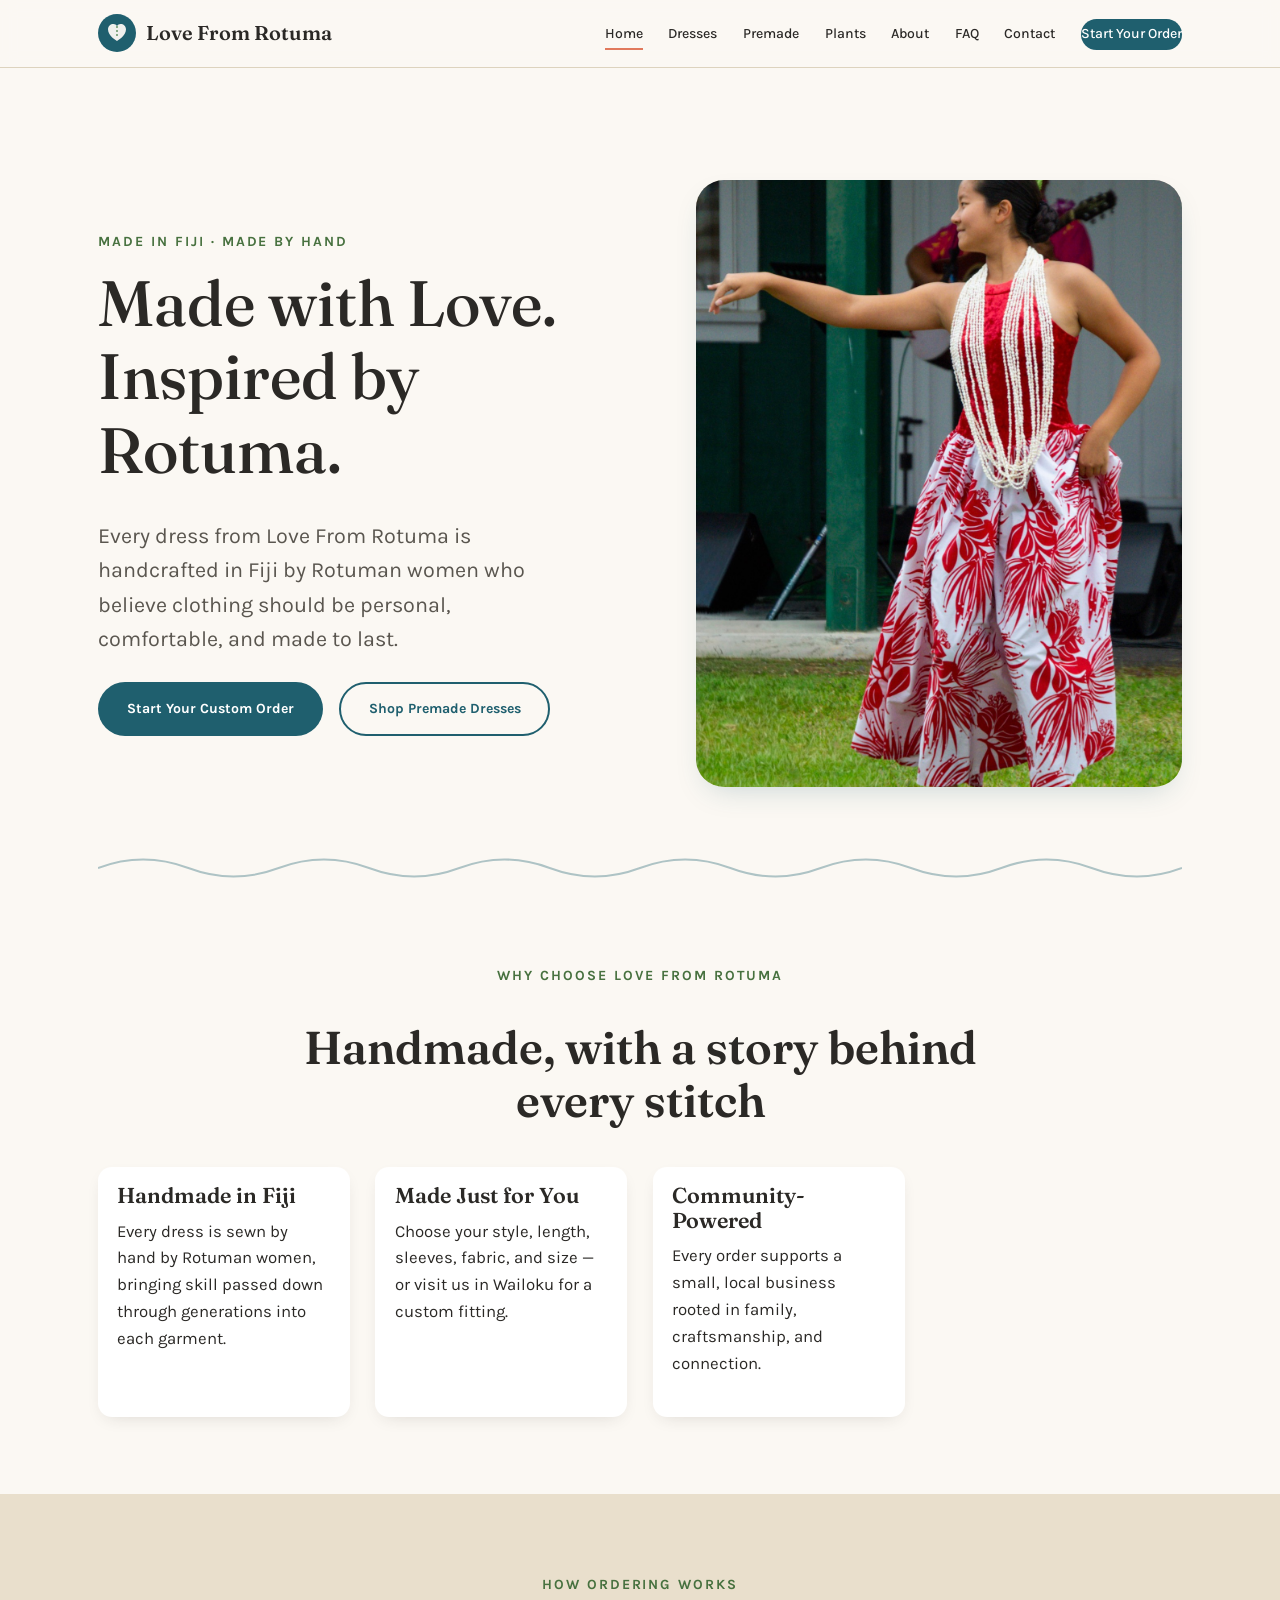
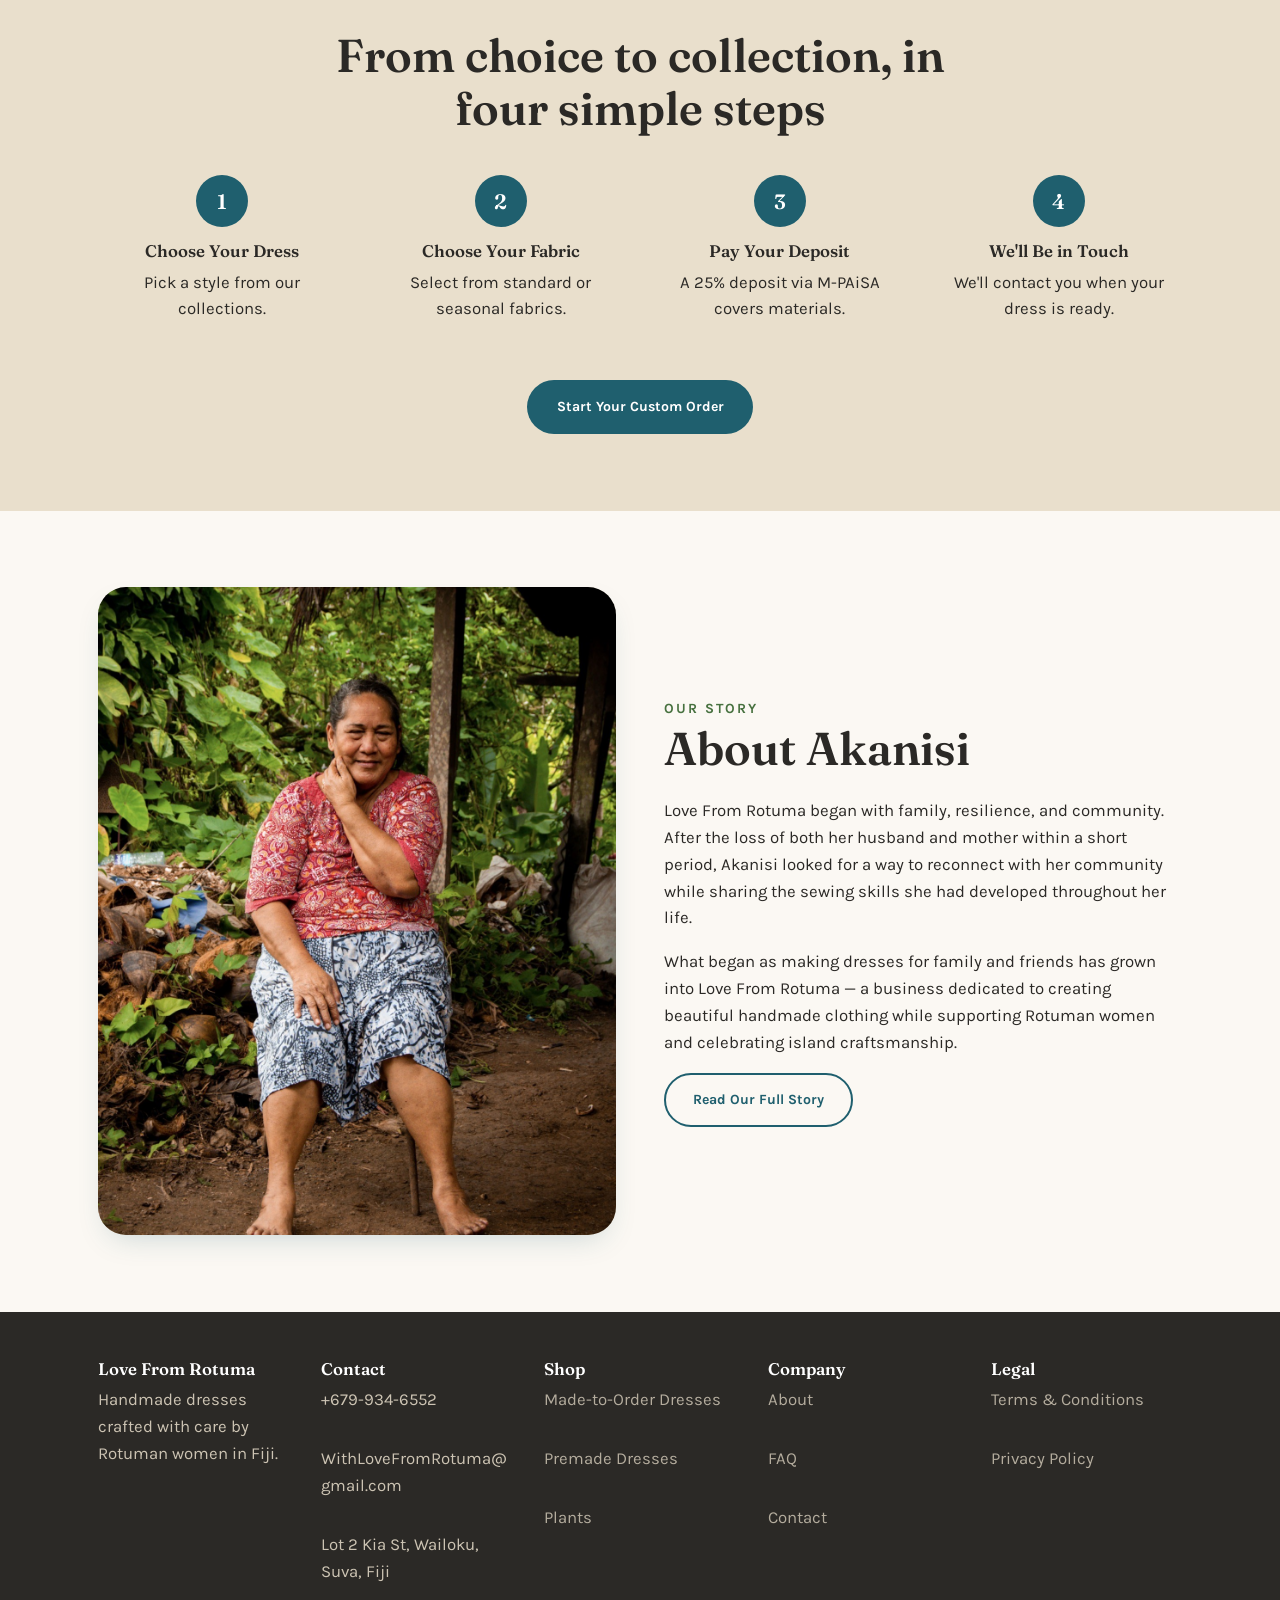
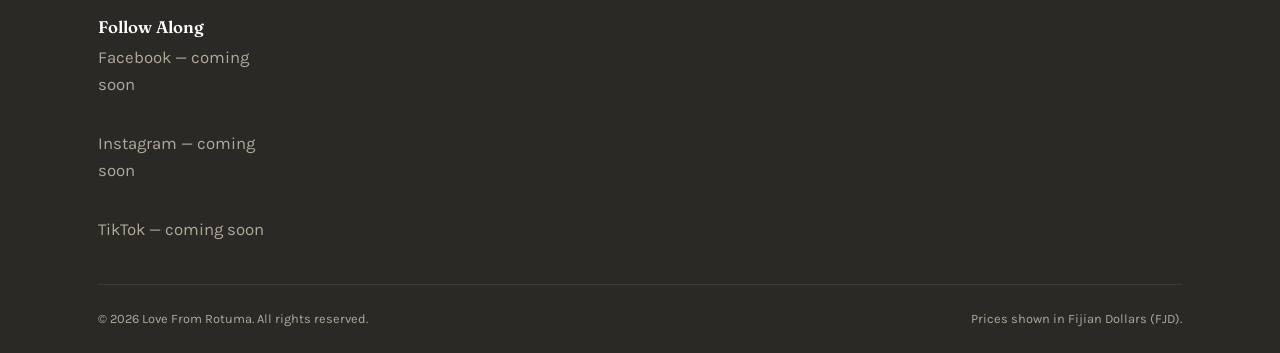
<file: index.html>
<!DOCTYPE html>
<html lang="en">
<head>
<meta charset="UTF-8">
<meta name="viewport" content="width=device-width, initial-scale=1.0">
<title>Love From Rotuma | Handmade Dresses from Fiji</title>
<meta name="description" content="Handmade custom dresses crafted with care by Rotuman women in Fiji. Made to order, made with love.">
<link rel="stylesheet" href="css/style.css">
<link rel="stylesheet" href="css/responsive.css">
</head>
<body>

<header class="site-header">
  <div class="container">
    <a class="brand" href="index.html">
      <img src="images/logo/logo.svg" alt="Love From Rotuma logo">
      Love From Rotuma
    </a>
    <button class="nav-toggle" aria-label="Toggle menu" aria-expanded="false">
      <span></span><span></span><span></span>
    </button>
    <nav class="main-nav">
      <ul>
        <li><a href="index.html" class="active">Home</a></li>
        <li><a href="dresses.html">Dresses</a></li>
        <li><a href="premade.html">Premade</a></li>
        <li><a href="plants.html">Plants</a></li>
        <li><a href="about.html">About</a></li>
        <li><a href="faq.html">FAQ</a></li>
        <li><a href="contact.html">Contact</a></li>
        <li><a class="nav-cta" href="order.html">Start Your Order</a></li>
      </ul>
    </nav>
  </div>
</header>

<main>
  <section class="hero">
    <div class="container">
      <div class="hero-copy">
        <span class="eyebrow">Made in Fiji &middot; Made by Hand</span>
        <h1>Made with Love.<br>Inspired by Rotuma.</h1>
        <p class="lead">Every dress from Love From Rotuma is handcrafted in Fiji by Rotuman women who believe clothing should be personal, comfortable, and made to last.</p>
        <div class="hero-actions">
          <a class="btn btn-primary" href="order.html">Start Your Custom Order</a>
          <a class="btn btn-secondary" href="premade.html">Shop Premade Dresses</a>
        </div>
      </div>
      <div class="hero-image">
        <img src="images/Other/Feature.jpg" alt="Handmade dress from Love From Rotuma" loading="lazy">
      </div>
    </div>
  </section>

  <div class="container"><svg class="divider-weave" viewBox="0 0 1200 34" preserveAspectRatio="none" aria-hidden="true">
    <path d="M0 17 Q50 0 100 17 T200 17 T300 17 T400 17 T500 17 T600 17 T700 17 T800 17 T900 17 T1000 17 T1100 17 T1200 17" fill="none" stroke="currentColor" stroke-width="2" opacity="0.35"/>
  </svg></div>

  <section class="section">
    <div class="container">
      <div class="center stack-lg" style="max-width:700px; margin-inline:auto;">
        <span class="eyebrow">Why Choose Love From Rotuma</span>
        <h2>Handmade, with a story behind every stitch</h2>
      </div>
      <div class="card-grid" style="margin-top:2.5rem;">
        <div class="card"><div class="card-body">
          <h3>Handmade in Fiji</h3>
          <p>Every dress is sewn by hand by Rotuman women, bringing skill passed down through generations into each garment.</p>
        </div></div>
        <div class="card"><div class="card-body">
          <h3>Made Just for You</h3>
          <p>Choose your style, length, sleeves, fabric, and size &mdash; or visit us in Wailoku for a custom fitting.</p>
        </div></div>
        <div class="card"><div class="card-body">
          <h3>Community-Powered</h3>
          <p>Every order supports a small, local business rooted in family, craftsmanship, and connection.</p>
        </div></div>
      </div>
    </div>
  </section>

  <section class="section section--sand">
    <div class="container">
      <div class="center stack-lg" style="max-width:700px; margin-inline:auto;">
        <span class="eyebrow">How Ordering Works</span>
        <h2>From choice to collection, in four simple steps</h2>
      </div>
      <div class="timeline" style="margin-top:2.5rem;">
        <div class="timeline-step"><div class="timeline-num">1</div><h4>Choose Your Dress</h4><p>Pick a style from our collections.</p></div>
        <div class="timeline-step"><div class="timeline-num">2</div><h4>Choose Your Fabric</h4><p>Select from standard or seasonal fabrics.</p></div>
        <div class="timeline-step"><div class="timeline-num">3</div><h4>Pay Your Deposit</h4><p>A 25% deposit via M-PAiSA covers materials.</p></div>
        <div class="timeline-step"><div class="timeline-num">4</div><h4>We'll Be in Touch</h4><p>We'll contact you when your dress is ready.</p></div>
      </div>
      <div class="center" style="margin-top:2.5rem;">
        <a class="btn btn-primary" href="order.html">Start Your Custom Order</a>
      </div>
    </div>
  </section>

  <section class="section">
    <div class="container" style="display:grid; grid-template-columns: 1fr 1fr; gap:3rem; align-items:center;">
      <div class="hero-image" style="aspect-ratio:4/5;">
        <img src="images/Other/Akanisi.jpg" alt="Akanisi, founder of Love From Rotuma" loading="lazy">
      </div>
      <div>
        <span class="eyebrow">Our Story</span>
        <h2>About Akanisi</h2>
        <p>Love From Rotuma began with family, resilience, and community. After the loss of both her husband and mother within a short period, Akanisi looked for a way to reconnect with her community while sharing the sewing skills she had developed throughout her life.</p>
        <p>What began as making dresses for family and friends has grown into Love From Rotuma &mdash; a business dedicated to creating beautiful handmade clothing while supporting Rotuman women and celebrating island craftsmanship.</p>
        <a class="btn btn-secondary" href="about.html">Read Our Full Story</a>
      </div>
    </div>
  </section>
</main>

<footer class="site-footer" id="site-footer-placeholder"></footer>
<script src="js/app.js"></script>
<script src="js/include-footer.js"></script>
</body>
</html>
</file>
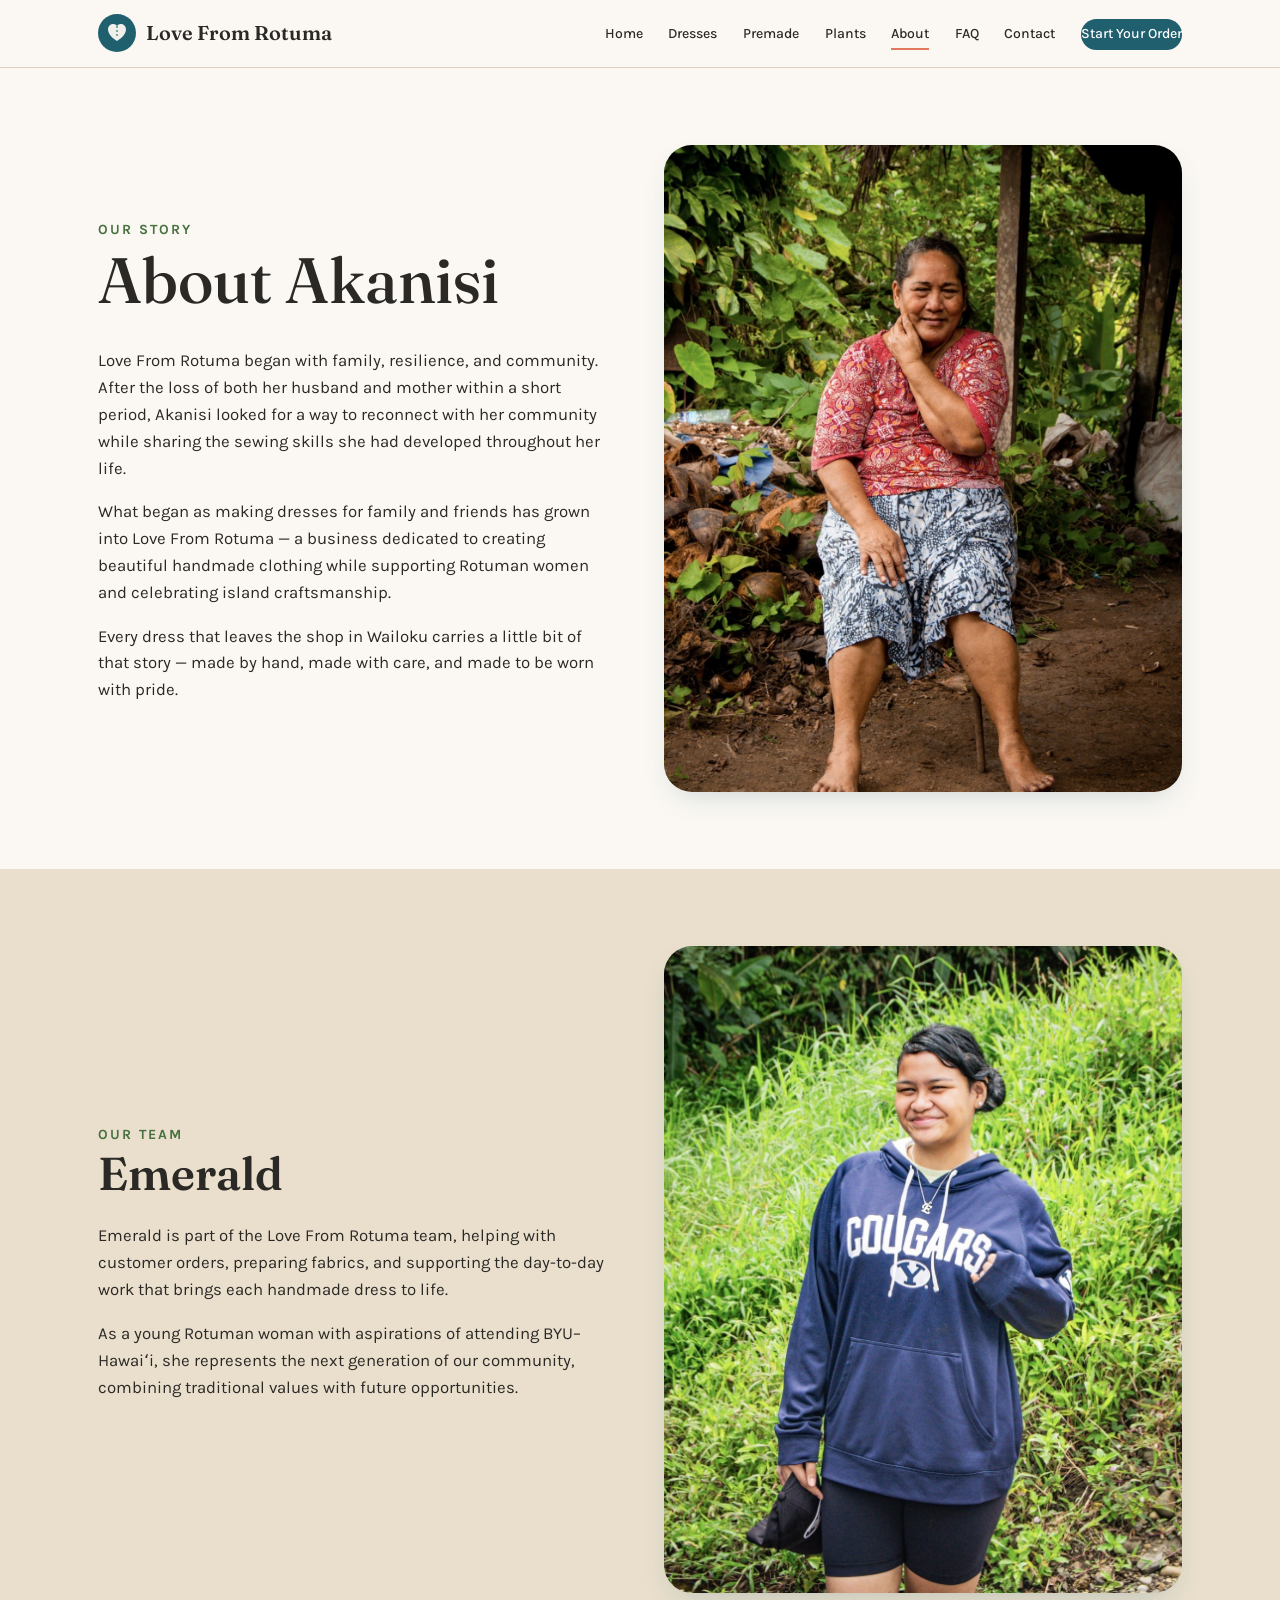
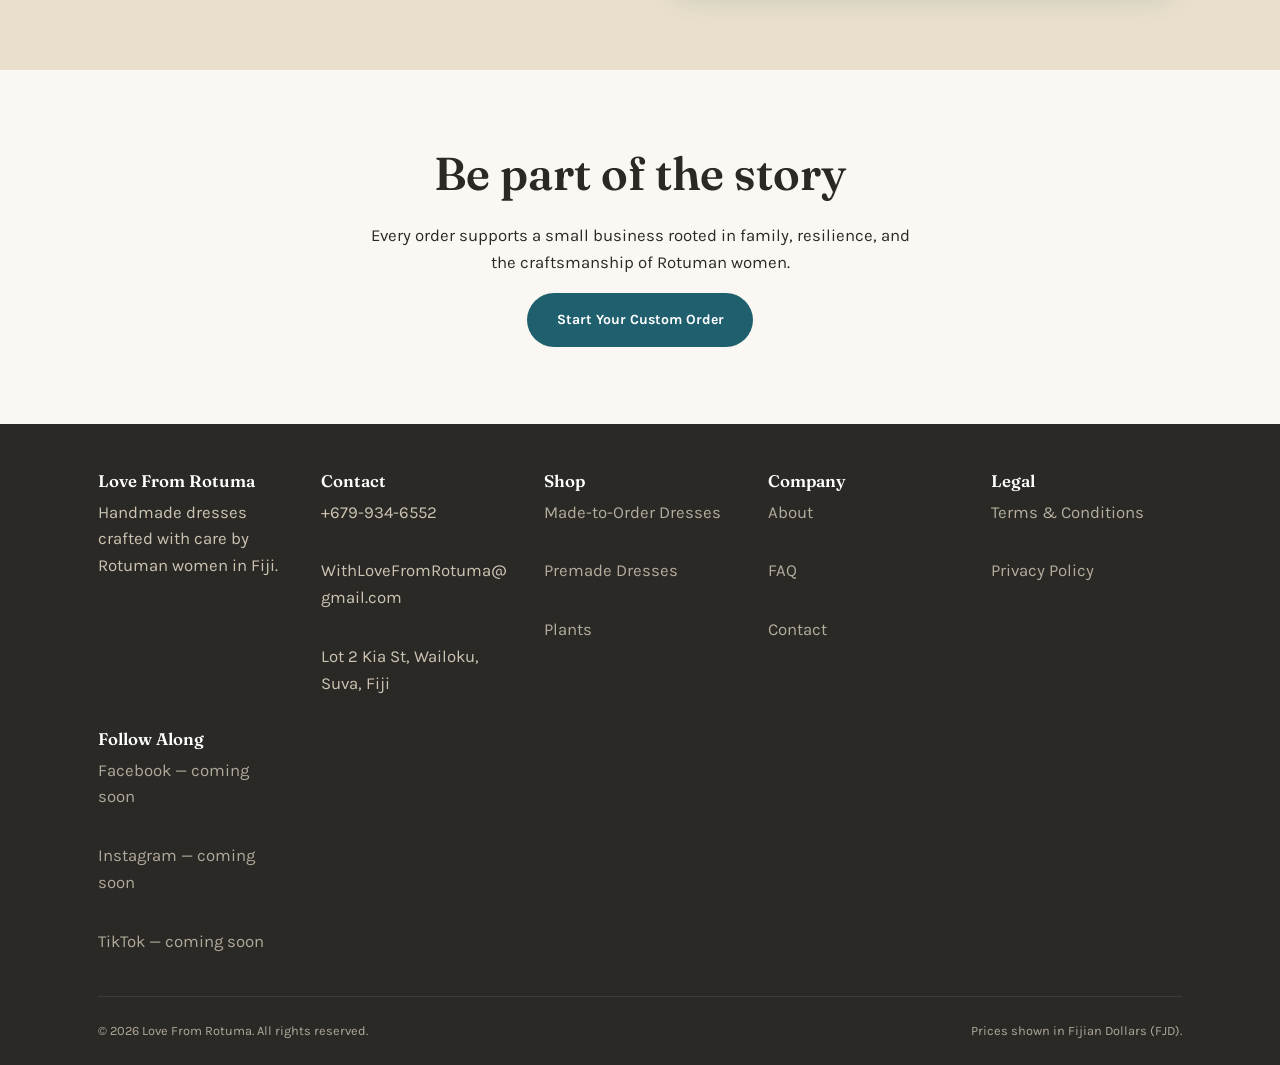
<file: about.html>
<!DOCTYPE html>
<html lang="en">
<head>
<meta charset="UTF-8">
<meta name="viewport" content="width=device-width, initial-scale=1.0">
<title>About Us | Love From Rotuma</title>
<meta name="description" content="The story behind Love From Rotuma — family, resilience, and community.">
<link rel="stylesheet" href="css/style.css">
<link rel="stylesheet" href="css/responsive.css">
</head>
<body>

<header class="site-header">
  <div class="container">
    <a class="brand" href="index.html"><img src="images/logo/logo.svg" alt="Love From Rotuma logo">Love From Rotuma</a>
    <button class="nav-toggle" aria-label="Toggle menu" aria-expanded="false"><span></span><span></span><span></span></button>
    <nav class="main-nav">
      <ul>
        <li><a href="index.html">Home</a></li>
        <li><a href="dresses.html">Dresses</a></li>
        <li><a href="premade.html">Premade</a></li>
        <li><a href="plants.html">Plants</a></li>
        <li><a href="about.html">About</a></li>
        <li><a href="faq.html">FAQ</a></li>
        <li><a href="contact.html">Contact</a></li>
        <li><a class="nav-cta" href="order.html">Start Your Order</a></li>
      </ul>
    </nav>
  </div>
</header>

<main>
  <section class="section">
    <div class="container" style="display:grid; grid-template-columns:1fr 1fr; gap:3rem; align-items:center;">
      <div>
        <span class="eyebrow">Our Story</span>
        <h1>About Akanisi</h1>
        <p>Love From Rotuma began with family, resilience, and community. After the loss of both her husband and mother within a short period, Akanisi looked for a way to reconnect with her community while sharing the sewing skills she had developed throughout her life.</p>
        <p>What began as making dresses for family and friends has grown into Love From Rotuma &mdash; a business dedicated to creating beautiful handmade clothing while supporting Rotuman women and celebrating island craftsmanship.</p>
        <p>Every dress that leaves the shop in Wailoku carries a little bit of that story &mdash; made by hand, made with care, and made to be worn with pride.</p>
      </div>
      <div class="hero-image" style="aspect-ratio:4/5;">
        <img src="images/Other/Akanisi.jpg" alt="Akanisi, founder of Love From Rotuma" loading="lazy">
      </div>
    </div>
  </section>

  <section class="section section--sand">
    <div class="container" style="display:grid; grid-template-columns:1fr 1fr; gap:3rem; align-items:center;">
      <div class="hero-image" style="aspect-ratio:4/5; order:2;">
        <img src="images/Other/Emerald.jpg" alt="Emerald, part of the Love From Rotuma team" loading="lazy">
      </div>
      <div style="order:1;">
        <span class="eyebrow">Our Team</span>
        <h2>Emerald</h2>
        <p>Emerald is part of the Love From Rotuma team, helping with customer orders, preparing fabrics, and supporting the day-to-day work that brings each handmade dress to life.</p>
        <p>As a young Rotuman woman with aspirations of attending BYU&ndash;Hawai&#699;i, she represents the next generation of our community, combining traditional values with future opportunities.</p>
      </div>
    </div>
  </section>

  <section class="section center">
    <div class="container" style="max-width:640px; margin-inline:auto;">
      <h2>Be part of the story</h2>
      <p>Every order supports a small business rooted in family, resilience, and the craftsmanship of Rotuman women.</p>
      <a class="btn btn-primary" href="order.html">Start Your Custom Order</a>
    </div>
  </section>
</main>

<footer class="site-footer" id="site-footer-placeholder"></footer>
<script src="js/app.js"></script>
<script src="js/include-footer.js"></script>
</body>
</html>
</file>
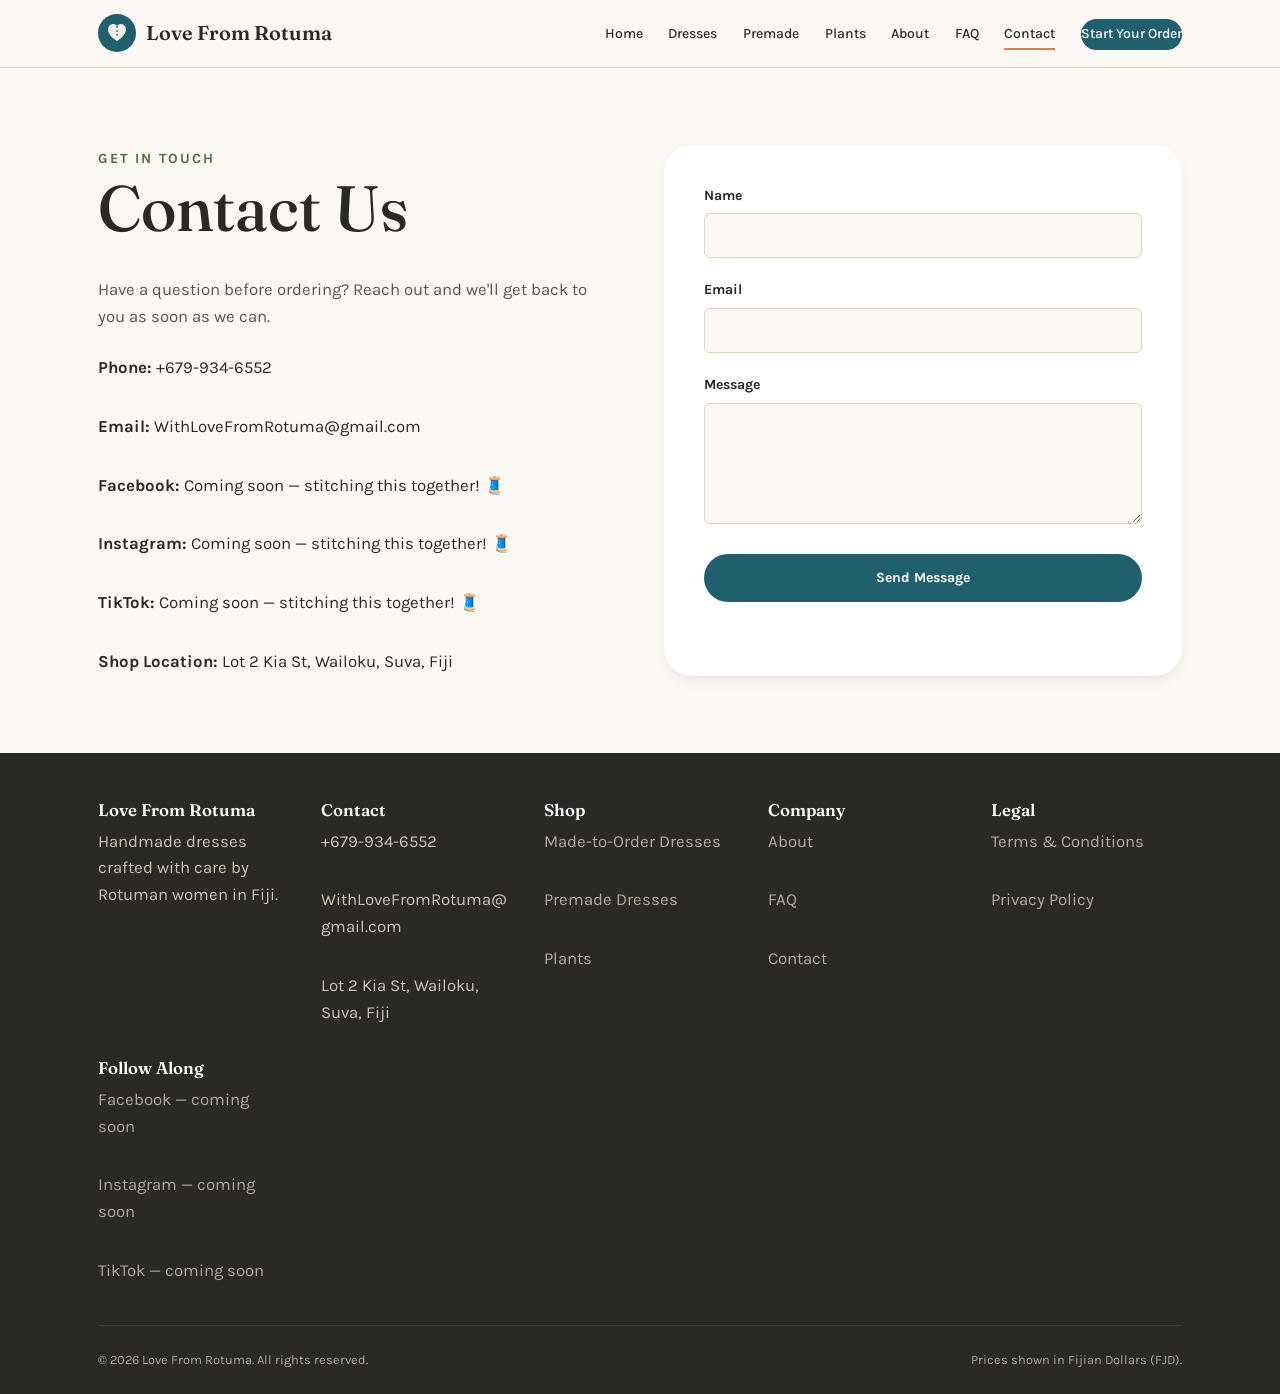
<file: contact.html>
<!DOCTYPE html>
<html lang="en">
<head>
<meta charset="UTF-8">
<meta name="viewport" content="width=device-width, initial-scale=1.0">
<title>Contact | Love From Rotuma</title>
<link rel="stylesheet" href="css/style.css">
<link rel="stylesheet" href="css/responsive.css">
</head>
<body>

<header class="site-header">
  <div class="container">
    <a class="brand" href="index.html"><img src="images/logo/logo.svg" alt="Love From Rotuma logo">Love From Rotuma</a>
    <button class="nav-toggle" aria-label="Toggle menu" aria-expanded="false"><span></span><span></span><span></span></button>
    <nav class="main-nav">
      <ul>
        <li><a href="index.html">Home</a></li>
        <li><a href="dresses.html">Dresses</a></li>
        <li><a href="premade.html">Premade</a></li>
        <li><a href="plants.html">Plants</a></li>
        <li><a href="about.html">About</a></li>
        <li><a href="faq.html">FAQ</a></li>
        <li><a href="contact.html">Contact</a></li>
        <li><a class="nav-cta" href="order.html">Start Your Order</a></li>
      </ul>
    </nav>
  </div>
</header>

<main>
  <section class="section">
    <div class="container" style="display:grid; grid-template-columns:1fr 1fr; gap:3rem;">
      <div>
        <span class="eyebrow">Get in Touch</span>
        <h1>Contact Us</h1>
        <p style="color:var(--color-charcoal-soft);">Have a question before ordering? Reach out and we'll get back to you as soon as we can.</p>
        <ul class="stack-lg" style="gap:1rem; margin-top:1.5rem;">
          <li><strong>Phone:</strong> <span>+679-934-6552</span></li>
          <li><strong>Email:</strong> <span>WithLoveFromRotuma@gmail.com</span></li>
          <li><strong>Facebook:</strong> <span>Coming soon — stitching this together! 🧵</span></li>
          <li><strong>Instagram:</strong> <span>Coming soon — stitching this together! 🧵</span></li>
          <li><strong>TikTok:</strong> <span>Coming soon — stitching this together! 🧵</span></li>
          <li><strong>Shop Location:</strong> <span>Lot 2 Kia St, Wailoku, Suva, Fiji</span></li>
        </ul>
      </div>
      <div class="form-card">
        <form id="contact-form">
          <div class="form-group">
            <label for="c-name">Name</label>
            <input type="text" id="c-name" name="name" required>
          </div>
          <div class="form-group">
            <label for="c-email">Email</label>
            <input type="email" id="c-email" name="email" required>
          </div>
          <div class="form-group">
            <label for="c-message">Message</label>
            <textarea id="c-message" name="message" rows="5" required></textarea>
          </div>
          <button type="submit" class="btn btn-primary" style="width:100%;">Send Message</button>
        </form>
      </div>
    </div>
  </section>
</main>

<footer class="site-footer" id="site-footer-placeholder"></footer>
<script src="js/app.js"></script>
<script src="js/include-footer.js"></script>
<script>
  document.getElementById('contact-form').addEventListener('submit', function(e){
    e.preventDefault();
    const name = document.getElementById('c-name').value;
    const email = document.getElementById('c-email').value;
    const message = document.getElementById('c-message').value;
    const subject = encodeURIComponent('Website enquiry from ' + name);
    const body = encodeURIComponent(message + '\n\nReply to: ' + email);
    window.location.href = `mailto:WithLoveFromRotuma@gmail.com?subject=${subject}&body=${body}`;
  });
</script>
</body>
</html>
</file>
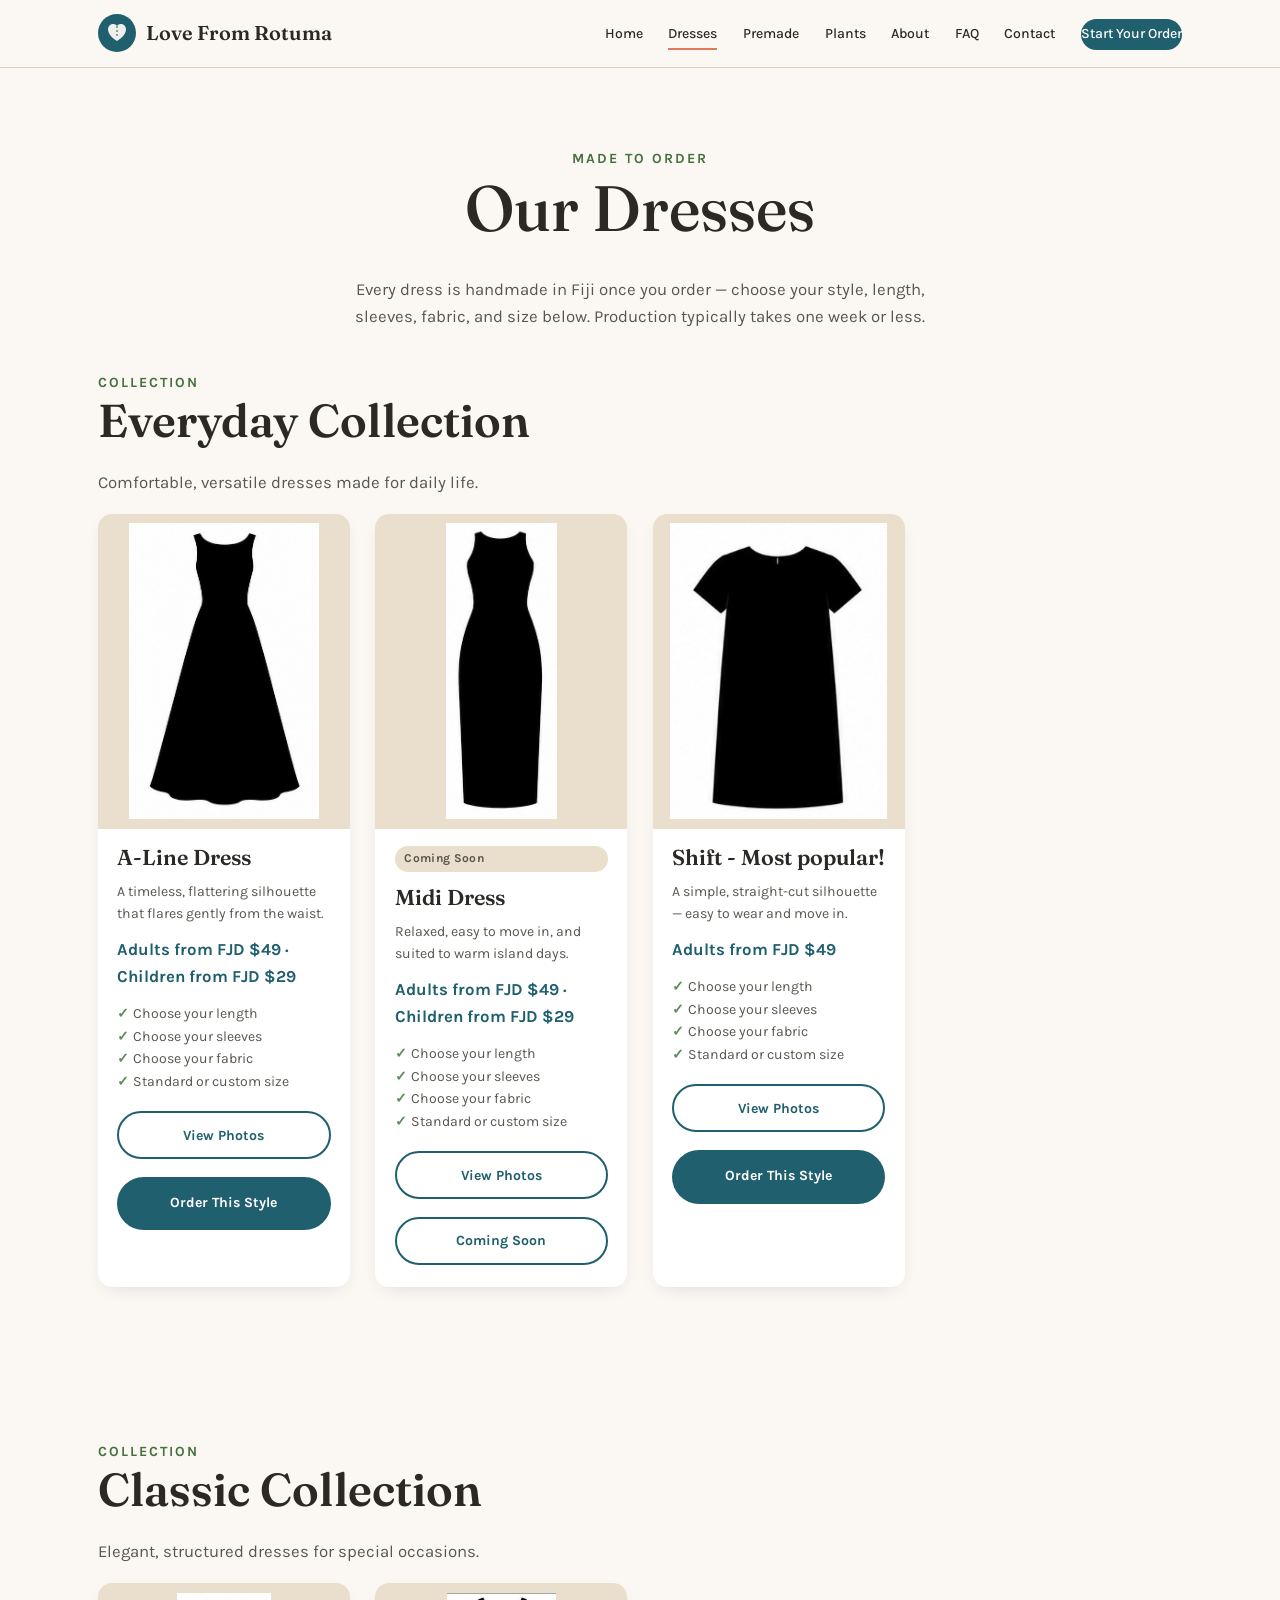
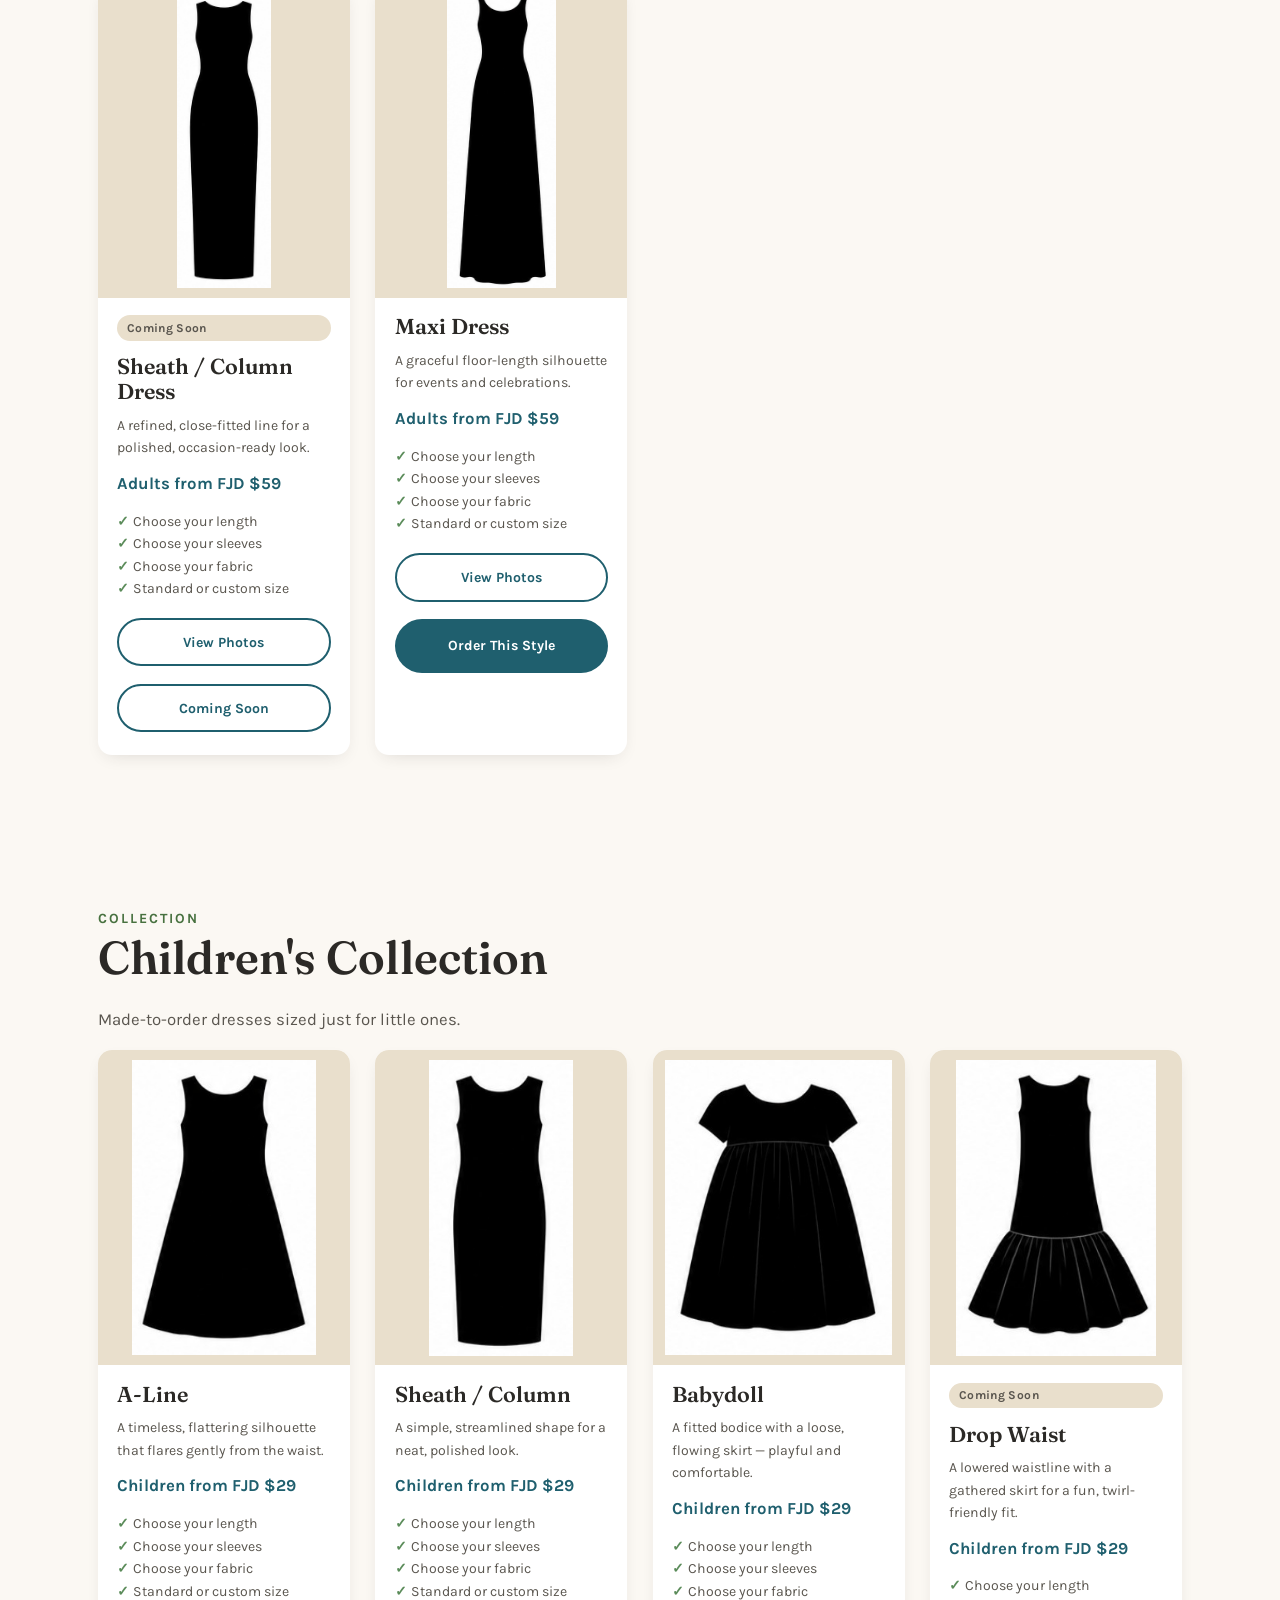
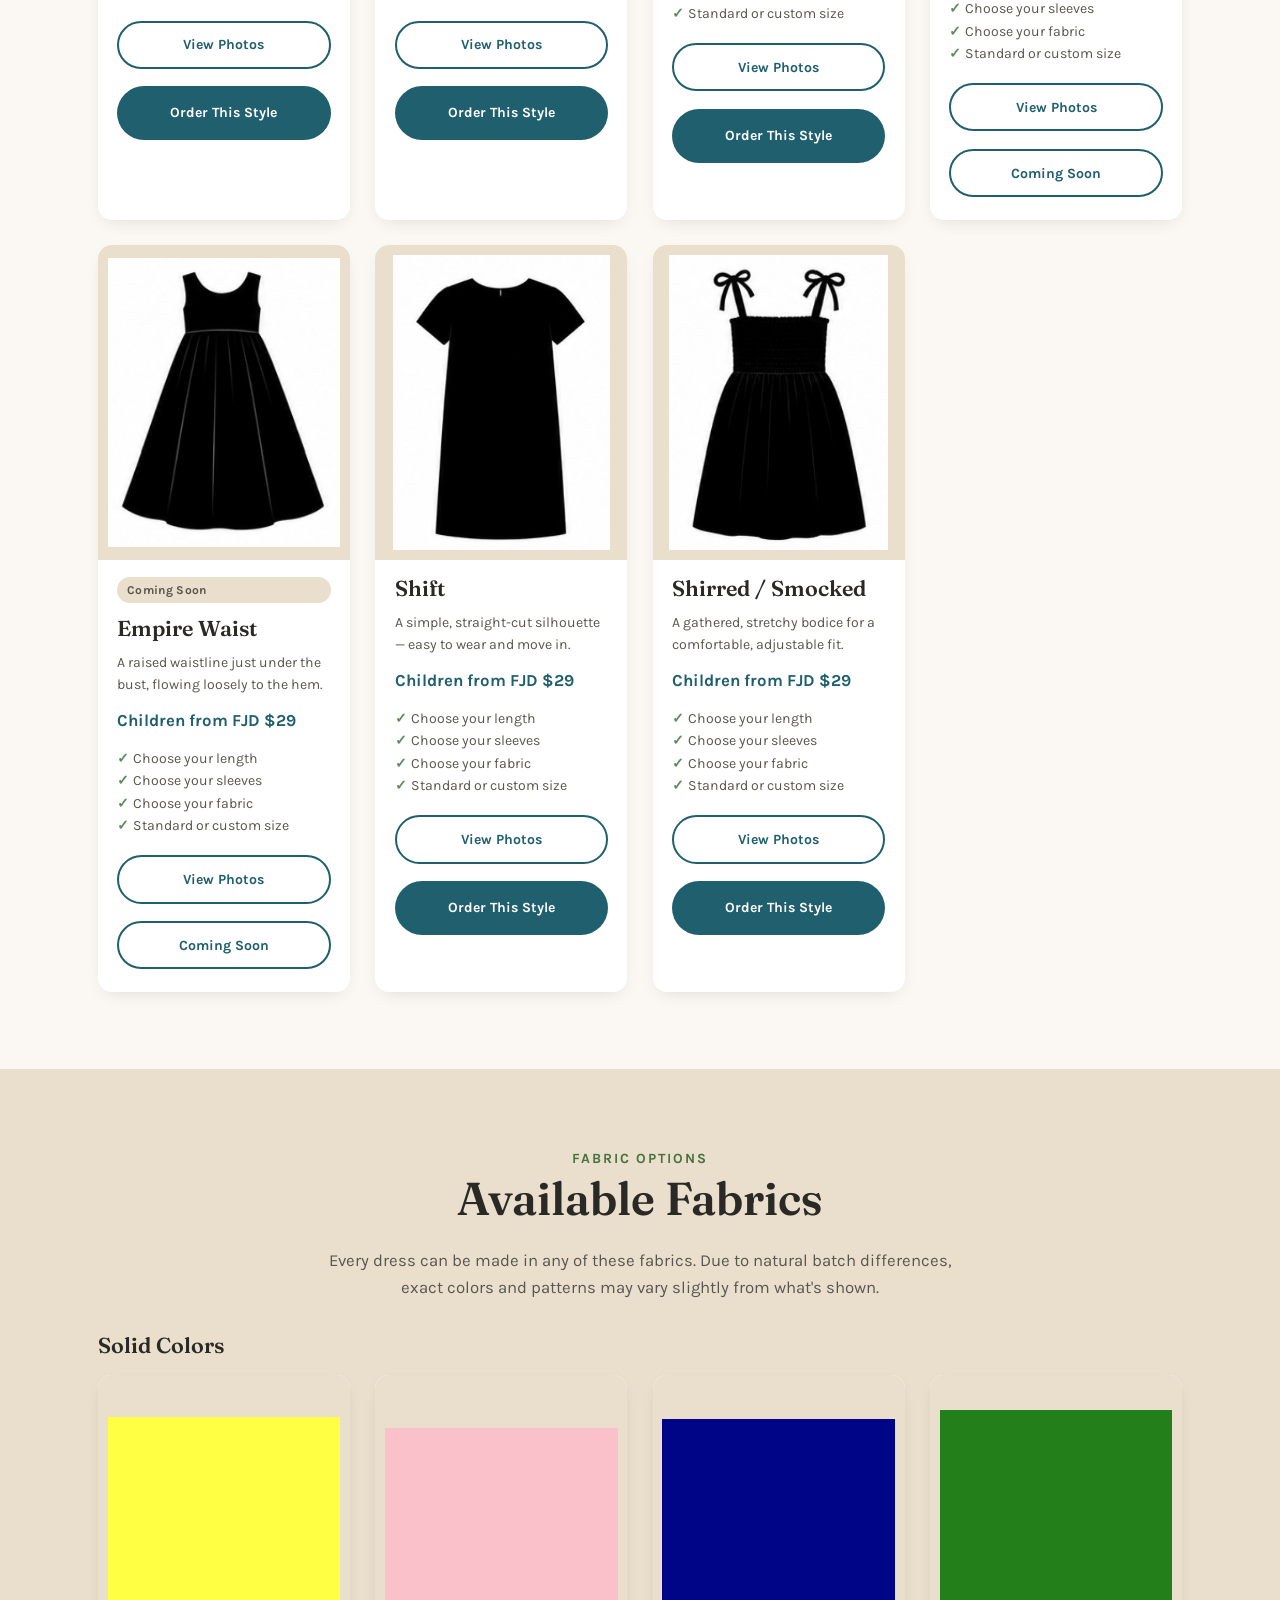
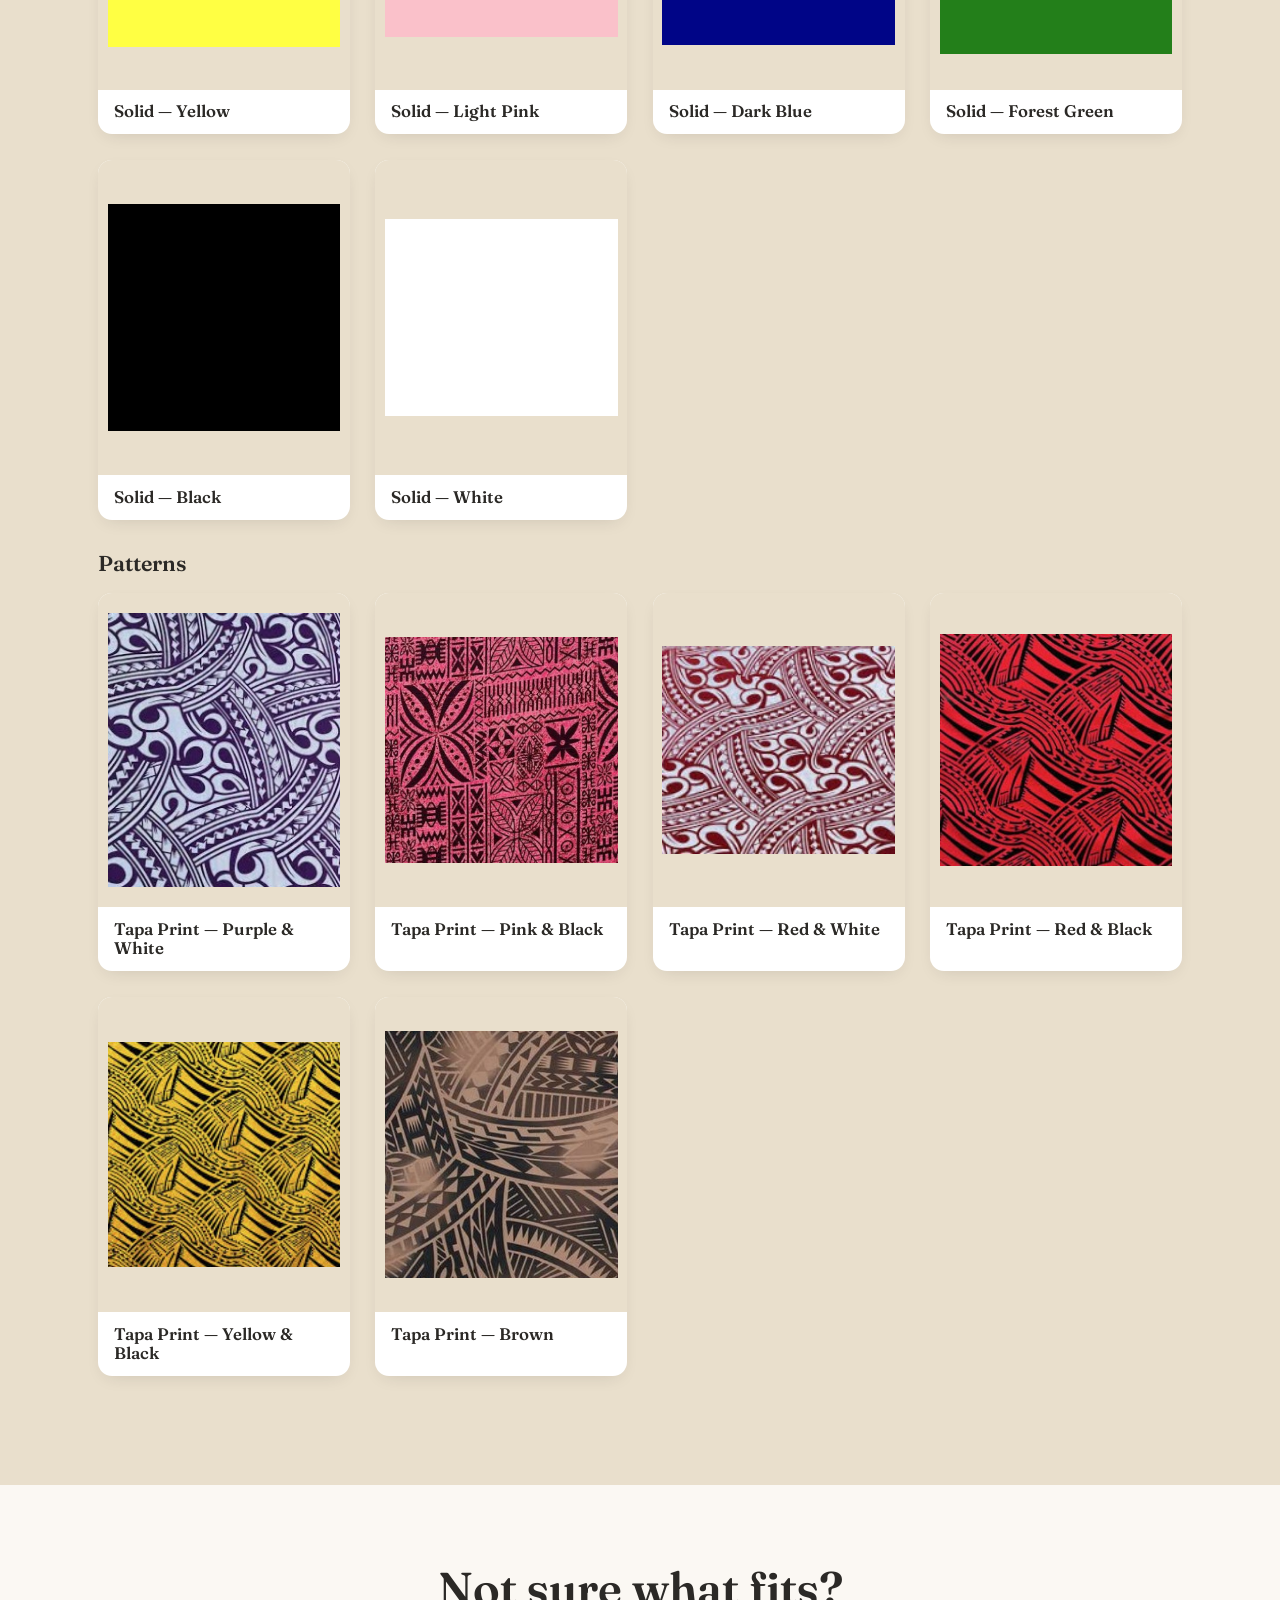
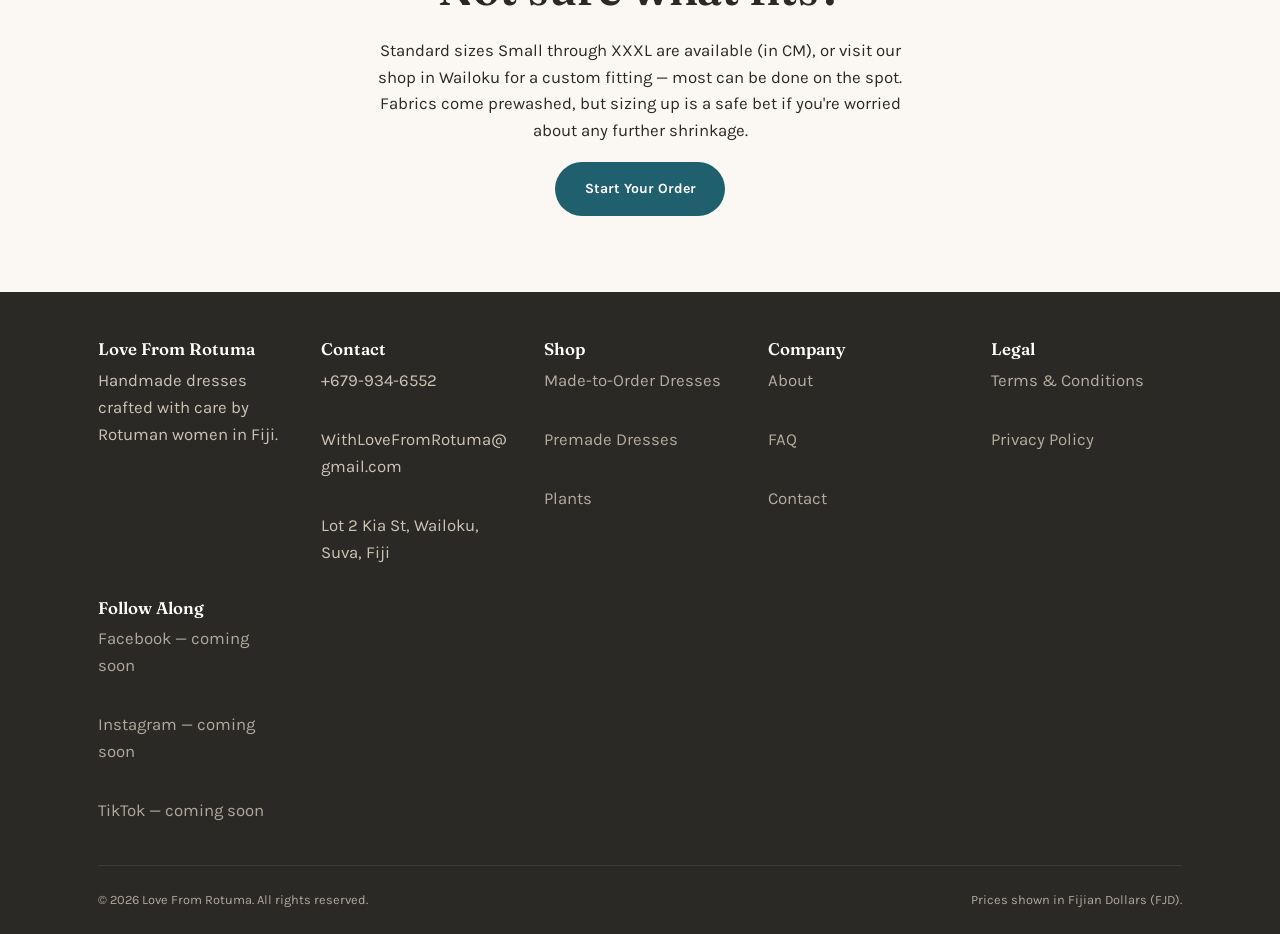
<file: dresses.html>
<!DOCTYPE html>
<html lang="en">
<head>
<meta charset="UTF-8">
<meta name="viewport" content="width=device-width, initial-scale=1.0">
<title>Made-to-Order Dresses | Love From Rotuma</title>
<meta name="description" content="Browse our made-to-order dress collections — Everyday, Classic, and Children's.">
<link rel="stylesheet" href="css/style.css">
<link rel="stylesheet" href="css/responsive.css">
</head>
<body>

<header class="site-header">
  <div class="container">
    <a class="brand" href="index.html"><img src="images/logo/logo.svg" alt="Love From Rotuma logo">Love From Rotuma</a>
    <button class="nav-toggle" aria-label="Toggle menu" aria-expanded="false"><span></span><span></span><span></span></button>
    <nav class="main-nav">
      <ul>
        <li><a href="index.html">Home</a></li>
        <li><a href="dresses.html">Dresses</a></li>
        <li><a href="premade.html">Premade</a></li>
        <li><a href="plants.html">Plants</a></li>
        <li><a href="about.html">About</a></li>
        <li><a href="faq.html">FAQ</a></li>
        <li><a href="contact.html">Contact</a></li>
        <li><a class="nav-cta" href="order.html">Start Your Order</a></li>
      </ul>
    </nav>
  </div>
</header>

<main>
  <section class="section" style="padding-bottom:1.5rem;">
    <div class="container center">
      <span class="eyebrow">Made to Order</span>
      <h1>Our Dresses</h1>
      <p class="lead" style="max-width:60ch; margin-inline:auto; color:var(--color-charcoal-soft);">
        Every dress is handmade in Fiji once you order — choose your style, length, sleeves, fabric, and size below.
        Production typically takes one week or less.
      </p>
    </div>
  </section>

  <section class="section" style="padding-top:0;">
    <div class="container" id="dress-collections">
      <p class="center">Loading dress styles…</p>
    </div>
  </section>

  <section class="section section--sand">
    <div class="container">
      <div class="center" style="max-width:640px; margin-inline:auto; margin-bottom:2rem;">
        <span class="eyebrow">Fabric Options</span>
        <h2>Available Fabrics</h2>
        <p style="color:var(--color-charcoal-soft);">Every dress can be made in any of these fabrics. Due to natural batch differences, exact colors and patterns may vary slightly from what's shown.</p>
      </div>
      <div id="fabric-gallery">
        <p class="center">Loading fabrics…</p>
      </div>
    </div>
  </section>

  <section class="section">
    <div class="container center" style="max-width:640px; margin-inline:auto;">
      <h2>Not sure what fits?</h2>
      <p>Standard sizes Small through XXXL are available (in CM), or visit our shop in Wailoku for a custom fitting — most can be done on the spot. Fabrics come prewashed, but sizing up is a safe bet if you're worried about any further shrinkage.</p>
      <a class="btn btn-primary" href="order.html">Start Your Order</a>
    </div>
  </section>
</main>

<footer class="site-footer" id="site-footer-placeholder"></footer>
<script src="js/app.js"></script>
<script src="js/include-footer.js"></script>
</body>
</html>
</file>
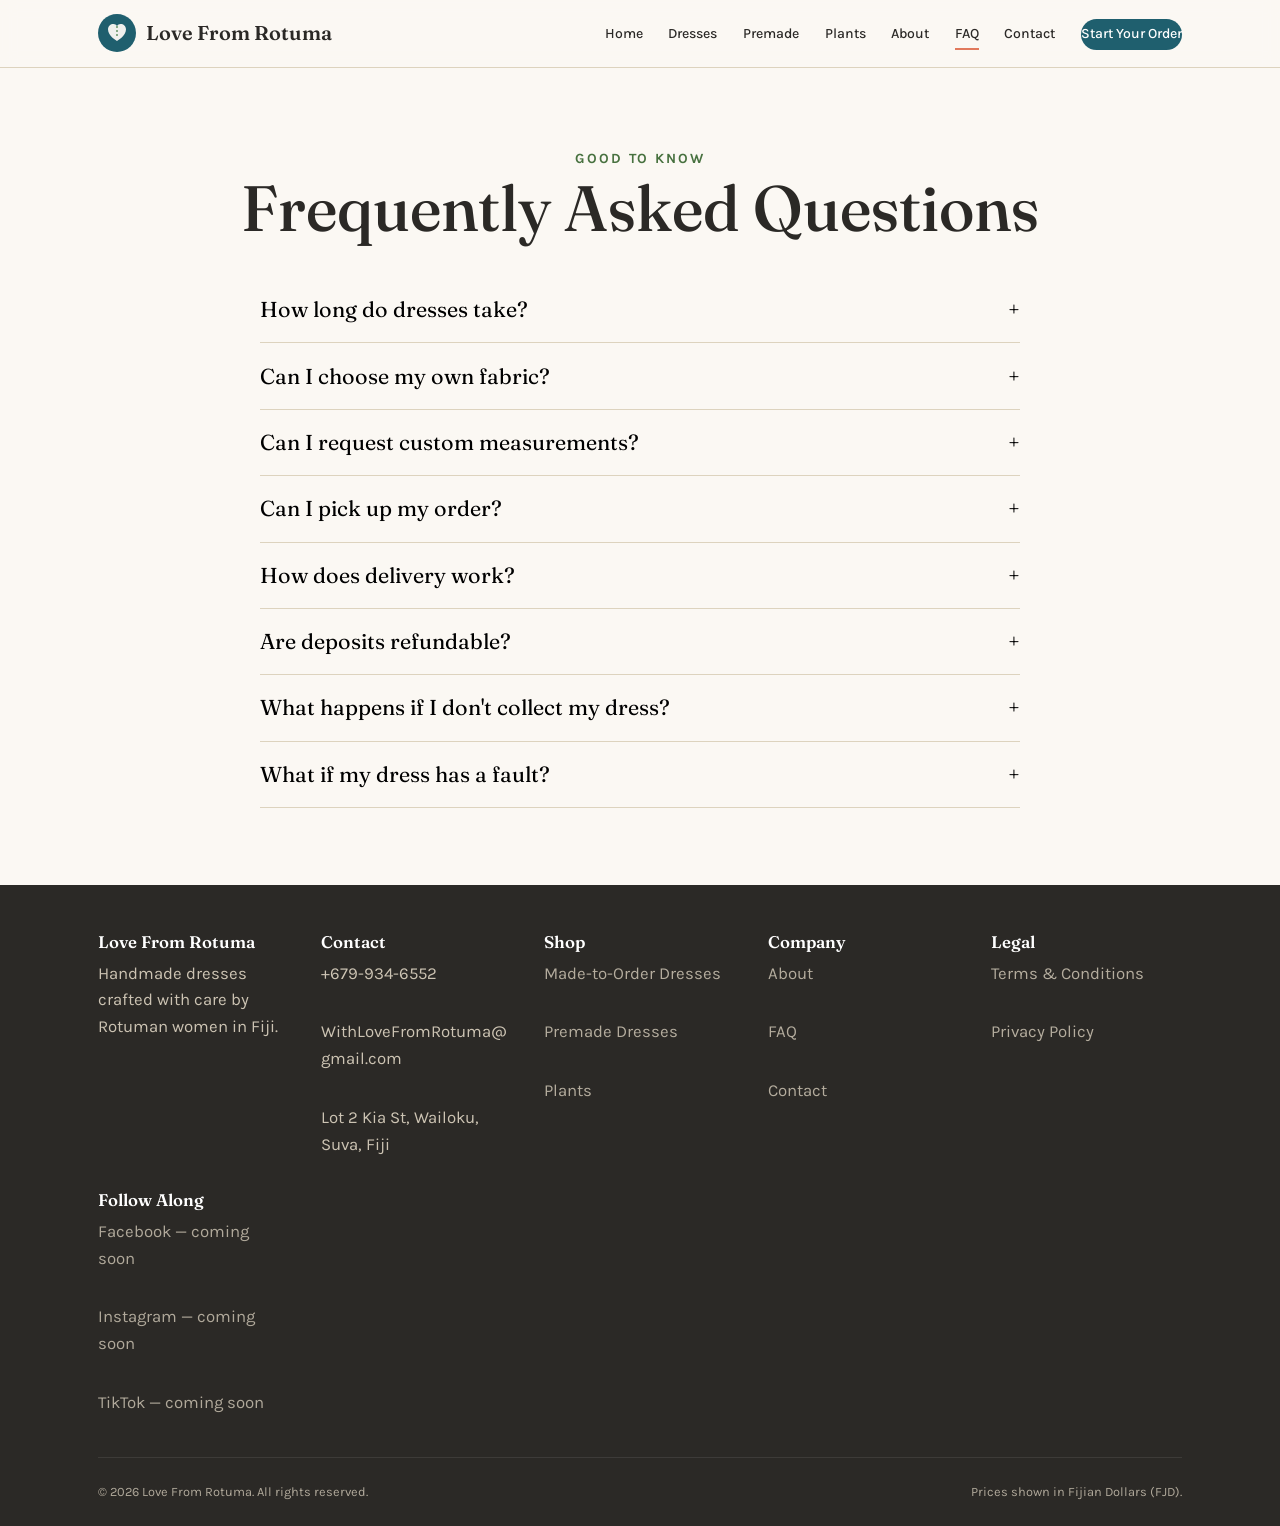
<file: faq.html>
<!DOCTYPE html>
<html lang="en">
<head>
<meta charset="UTF-8">
<meta name="viewport" content="width=device-width, initial-scale=1.0">
<title>FAQ | Love From Rotuma</title>
<link rel="stylesheet" href="css/style.css">
<link rel="stylesheet" href="css/responsive.css">
</head>
<body>

<header class="site-header">
  <div class="container">
    <a class="brand" href="index.html"><img src="images/logo/logo.svg" alt="Love From Rotuma logo">Love From Rotuma</a>
    <button class="nav-toggle" aria-label="Toggle menu" aria-expanded="false"><span></span><span></span><span></span></button>
    <nav class="main-nav">
      <ul>
        <li><a href="index.html">Home</a></li>
        <li><a href="dresses.html">Dresses</a></li>
        <li><a href="premade.html">Premade</a></li>
        <li><a href="plants.html">Plants</a></li>
        <li><a href="about.html">About</a></li>
        <li><a href="faq.html">FAQ</a></li>
        <li><a href="contact.html">Contact</a></li>
        <li><a class="nav-cta" href="order.html">Start Your Order</a></li>
      </ul>
    </nav>
  </div>
</header>

<main>
  <section class="section">
    <div class="container">
      <div class="center" style="margin-bottom:2rem;">
        <span class="eyebrow">Good to Know</span>
        <h1>Frequently Asked Questions</h1>
      </div>

      <div class="faq-list" style="max-width:760px; margin-inline:auto;">
        <div class="faq-item">
          <button class="faq-question">How long do dresses take? <span class="faq-icon">+</span></button>
          <div class="faq-answer">Production is typically completed within one week, though this may vary during busy periods.</div>
        </div>
        <div class="faq-item">
          <button class="faq-question">Can I choose my own fabric? <span class="faq-icon">+</span></button>
          <div class="faq-answer">Yes. We offer standard solid-color fabrics as well as seasonal fabrics by availability. If your selected fabric isn't available, we'll contact you to discuss suitable alternatives before production begins.</div>
        </div>
        <div class="faq-item">
          <button class="faq-question">Can I request custom measurements? <span class="faq-icon">+</span></button>
          <div class="faq-answer">Yes. Standard sizes Small through XXXL are available (in CM). Since every dress is handmade, there can be some variation between one size and the next — if you're between sizes, we'd suggest sizing up, or requesting custom measurements by visiting our shop in Wailoku for a quick fitting.</div>
        </div>
        <div class="faq-item">
          <button class="faq-question">Can I pick up my order? <span class="faq-icon">+</span></button>
          <div class="faq-answer">Yes, pickup from our Wailoku shop is preferred and available for every order.</div>
        </div>
        <div class="faq-item">
          <button class="faq-question">How does delivery work? <span class="faq-icon">+</span></button>
          <div class="faq-answer">You can pick up from our Wailoku shop, or meet up for free in Suva town at either the Wailoku Bus Stand or McDonald's. For delivery outside Suva — including Nadi and the outer islands — just contact us directly and we'll arrange the details.</div>
        </div>
        <div class="faq-item">
          <button class="faq-question">Are deposits refundable? <span class="faq-icon">+</span></button>
          <div class="faq-answer">No. A 25% deposit is required via M-PAiSA before production begins, to cover the cost of materials. This deposit is non-refundable.</div>
        </div>
        <div class="faq-item">
          <button class="faq-question">What happens if I don't collect my dress? <span class="faq-icon">+</span></button>
          <div class="faq-answer">Orders will be considered abandoned after one month from the agreed pickup or delivery date, unless other arrangements have been made with us in advance.</div>
        </div>
        <div class="faq-item">
          <button class="faq-question">What if my dress has a fault? <span class="faq-icon">+</span></button>
          <div class="faq-answer">Please contact us within 48 hours of receiving your order if you notice a manufacturing fault, and we'll make it right.</div>
        </div>
      </div>
    </div>
  </section>
</main>

<footer class="site-footer" id="site-footer-placeholder"></footer>
<script src="js/app.js"></script>
<script src="js/include-footer.js"></script>
</body>
</html>
</file>
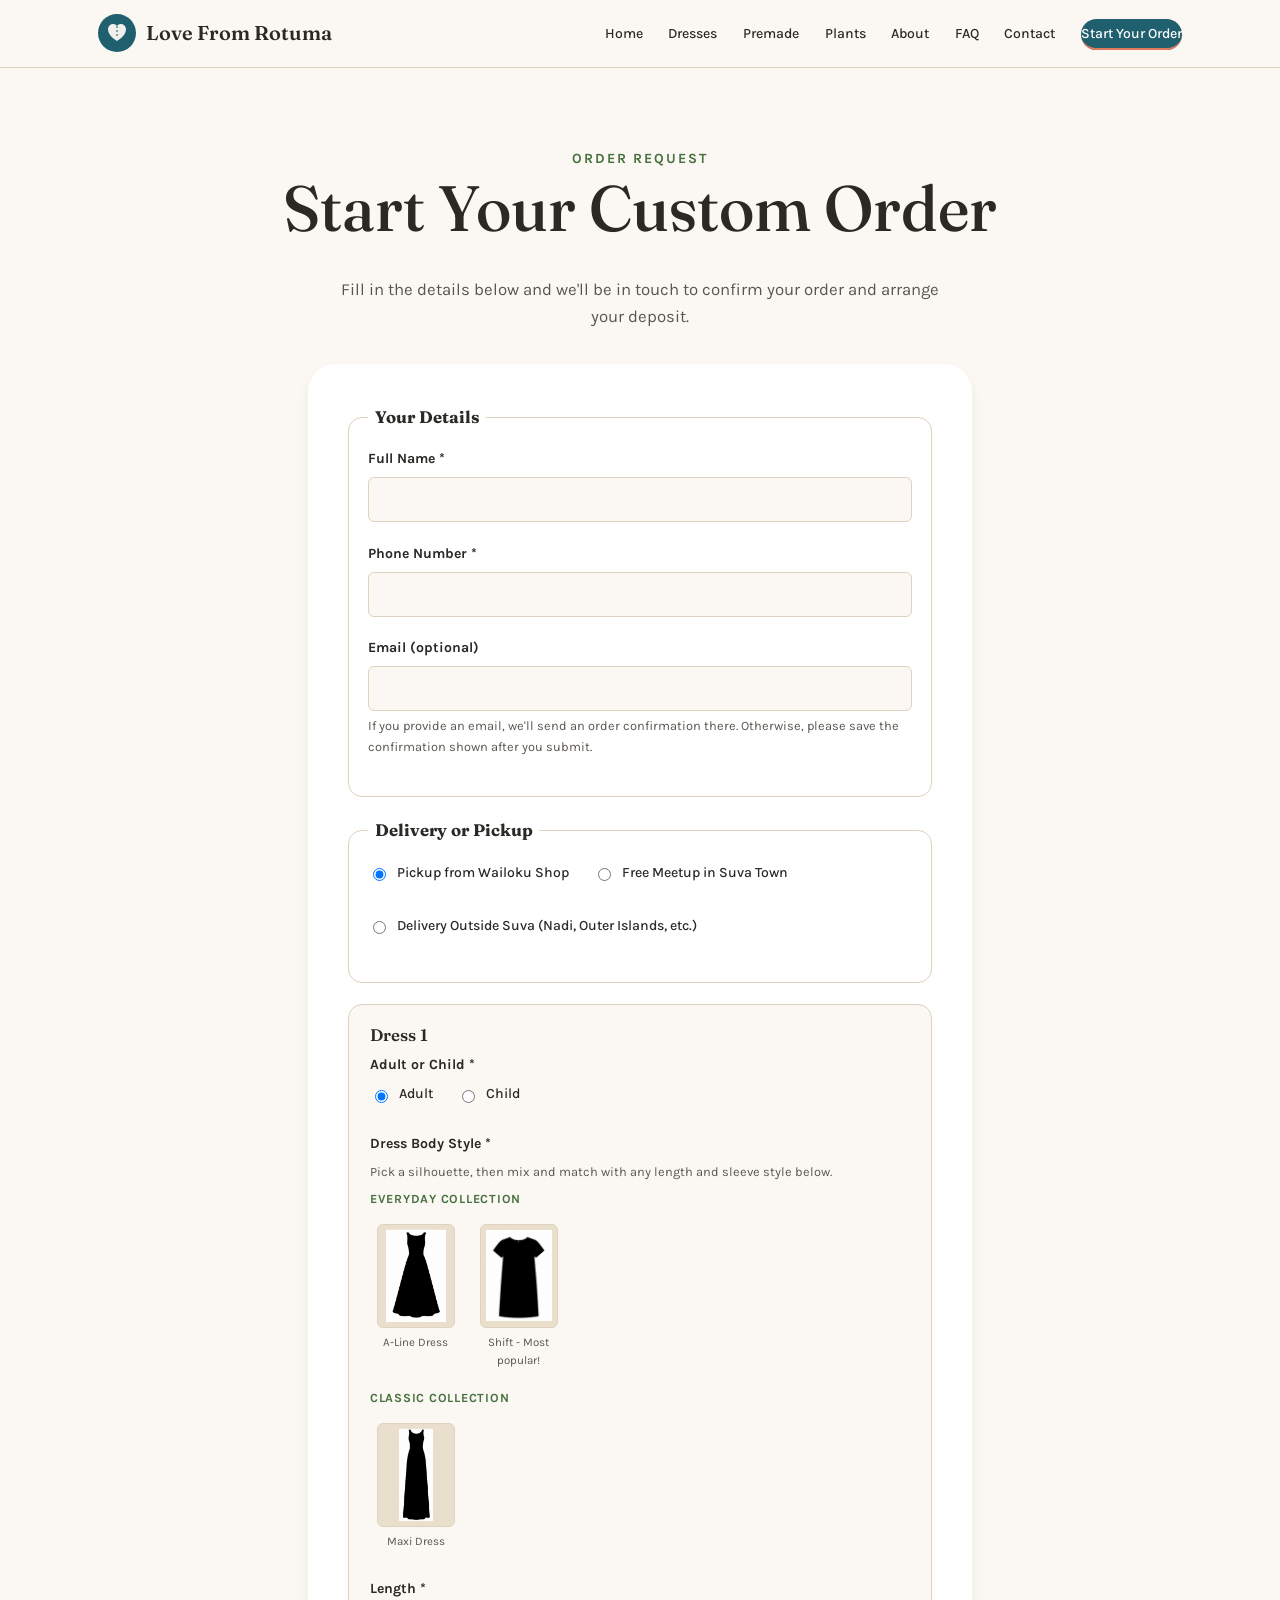
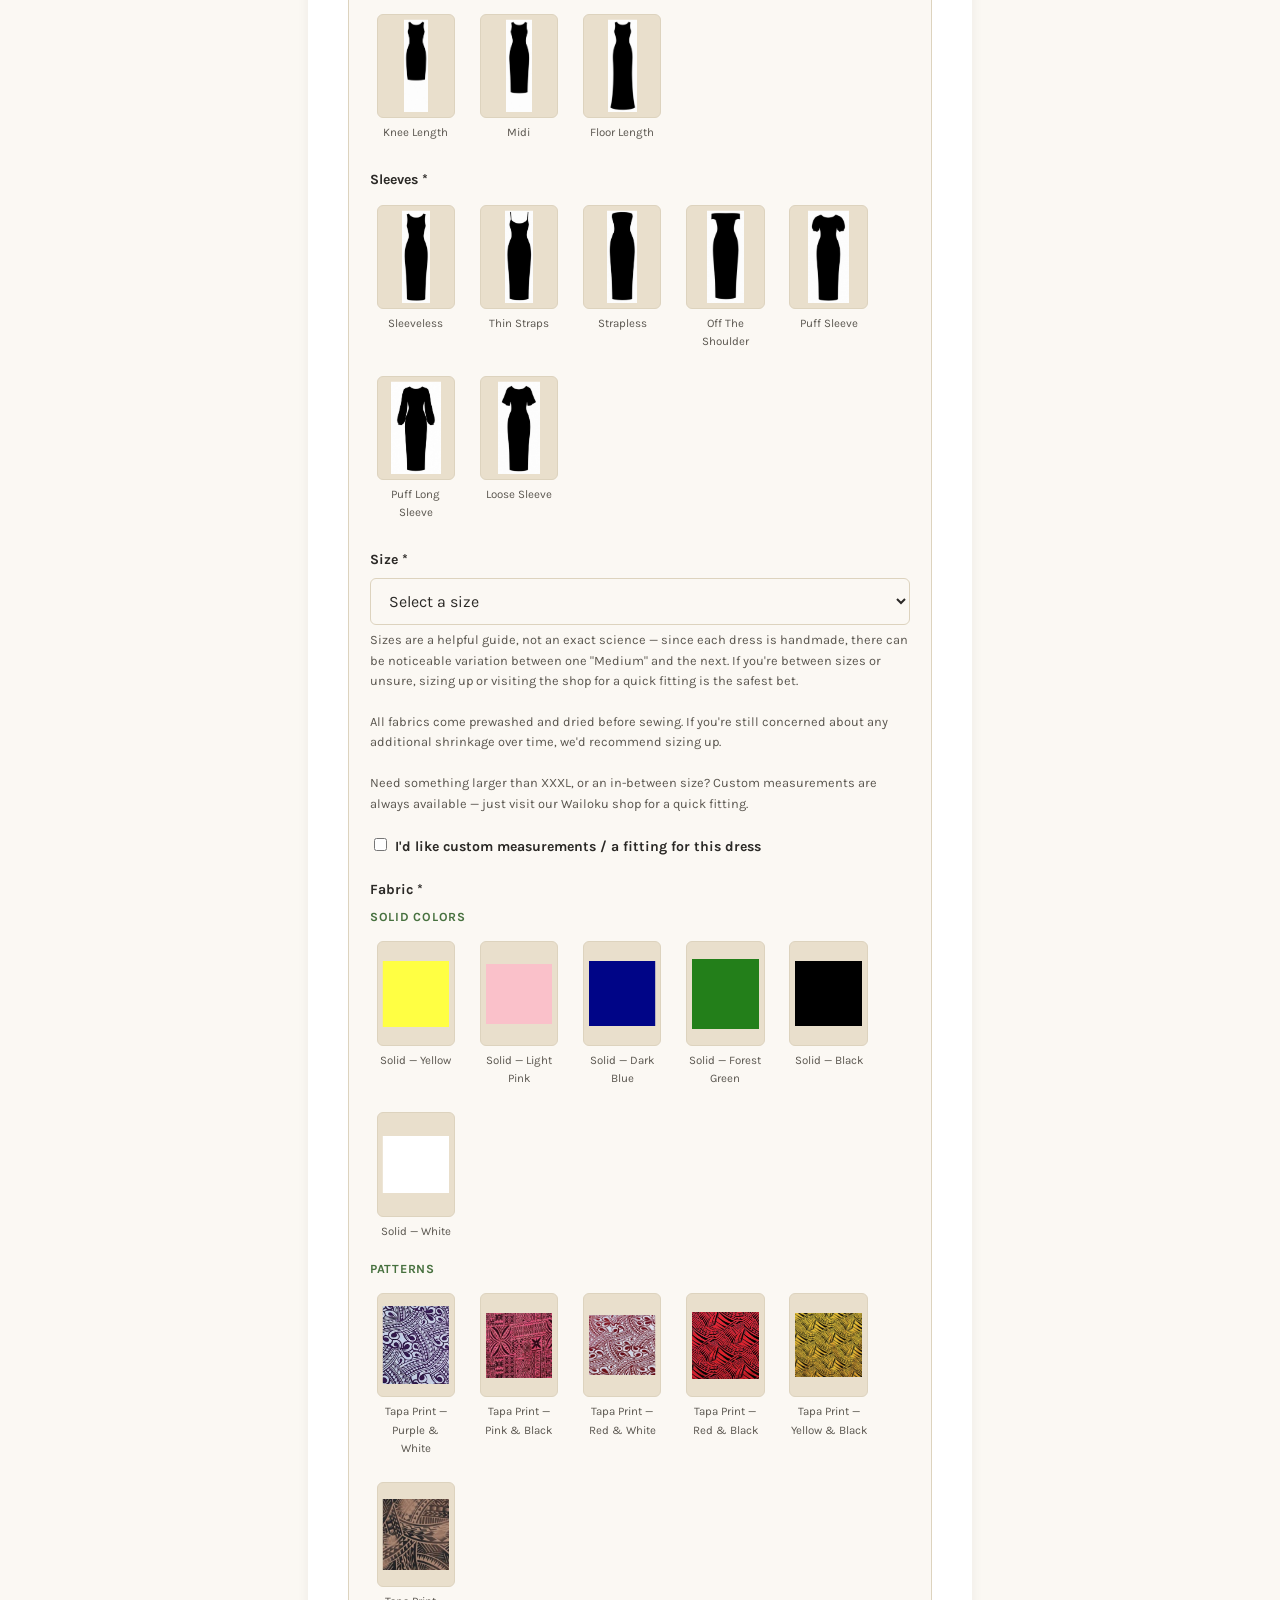
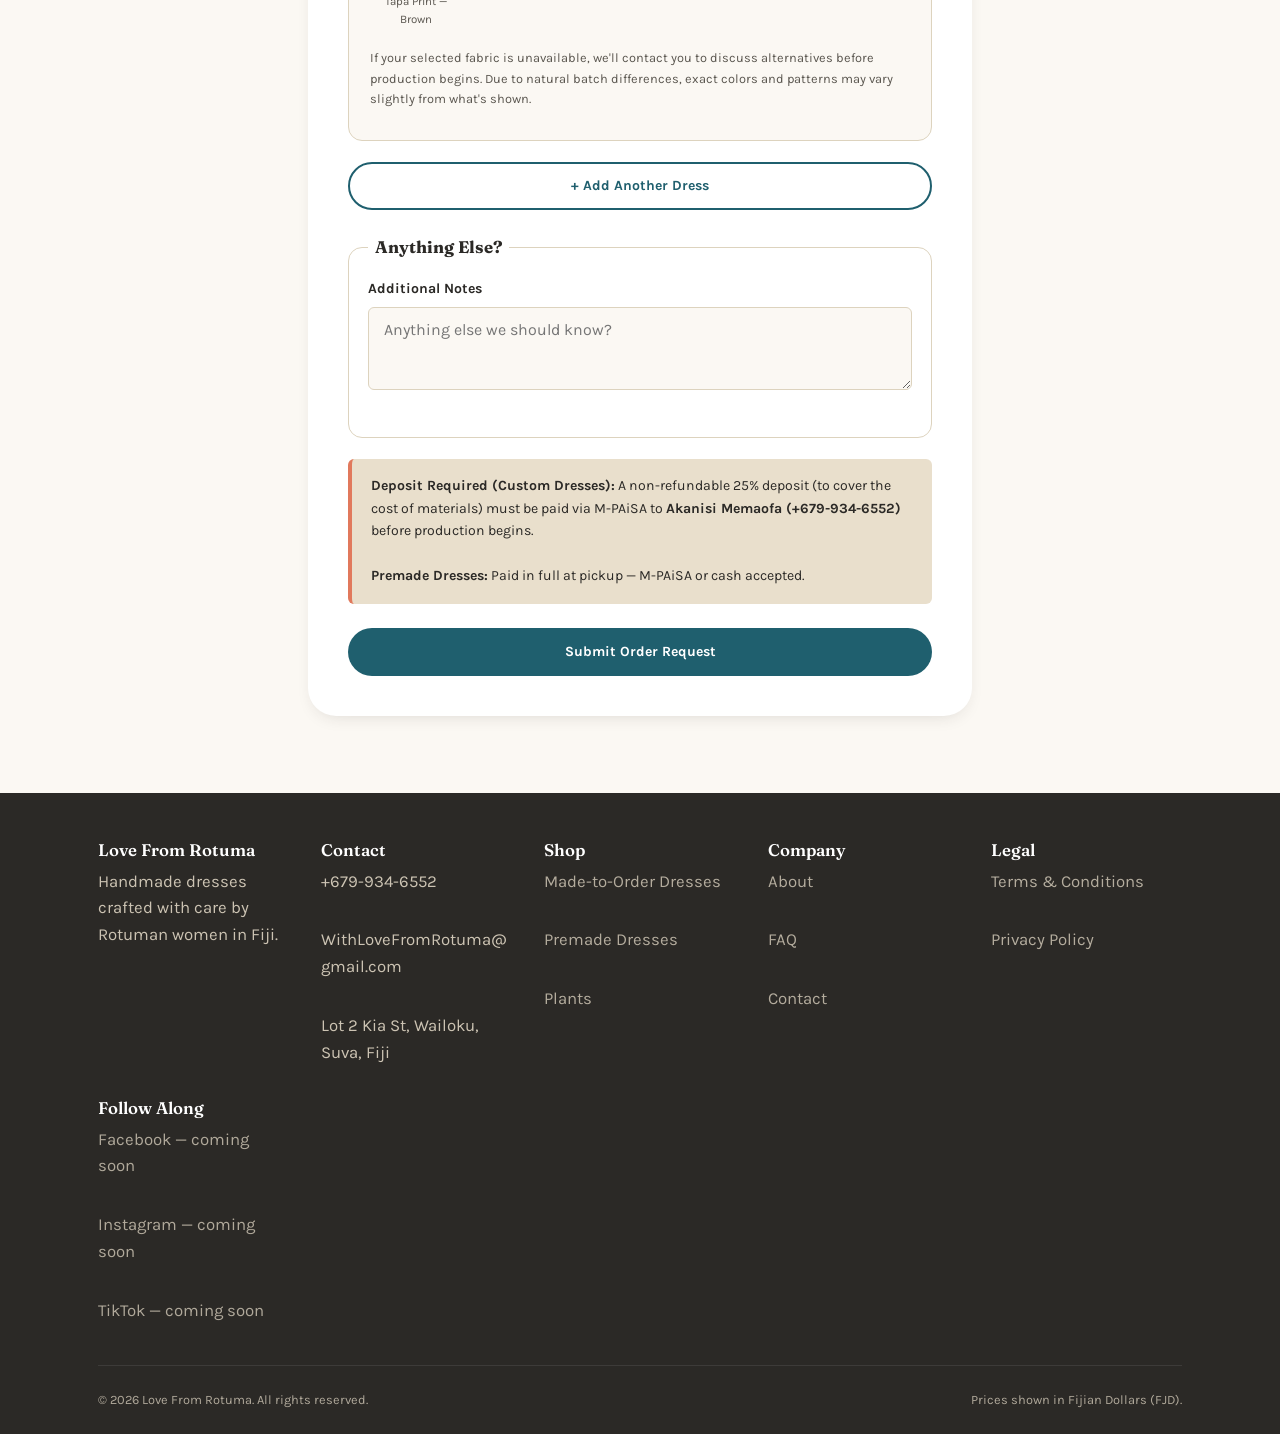
<file: order.html>
<!DOCTYPE html>
<html lang="en">
<head>
<meta charset="UTF-8">
<meta name="viewport" content="width=device-width, initial-scale=1.0">
<title>Start Your Order | Love From Rotuma</title>
<meta name="description" content="Request your custom, handmade dress from Love From Rotuma.">
<link rel="stylesheet" href="css/style.css">
<link rel="stylesheet" href="css/responsive.css">
</head>
<body>

<header class="site-header">
  <div class="container">
    <a class="brand" href="index.html"><img src="images/logo/logo.svg" alt="Love From Rotuma logo">Love From Rotuma</a>
    <button class="nav-toggle" aria-label="Toggle menu" aria-expanded="false"><span></span><span></span><span></span></button>
    <nav class="main-nav">
      <ul>
        <li><a href="index.html">Home</a></li>
        <li><a href="dresses.html">Dresses</a></li>
        <li><a href="premade.html">Premade</a></li>
        <li><a href="plants.html">Plants</a></li>
        <li><a href="about.html">About</a></li>
        <li><a href="faq.html">FAQ</a></li>
        <li><a href="contact.html">Contact</a></li>
        <li><a class="nav-cta" href="order.html">Start Your Order</a></li>
      </ul>
    </nav>
  </div>
</header>

<main>
  <section class="section" style="padding-bottom:1rem;">
    <div class="container center">
      <span class="eyebrow">Order Request</span>
      <h1>Start Your Custom Order</h1>
      <p class="lead" style="max-width:60ch; margin-inline:auto; color:var(--color-charcoal-soft);">
        Fill in the details below and we'll be in touch to confirm your order and arrange your deposit.
      </p>
    </div>
  </section>

  <section class="section" style="padding-top:0;">
    <div class="container" style="max-width:760px;">
      <form id="order-form" class="form-card" novalidate>

        <fieldset>
          <legend>Your Details</legend>
          <div class="form-group">
            <label for="name">Full Name *</label>
            <input type="text" id="name" name="name" required>
            <span class="error-text">Please enter your name.</span>
          </div>
          <div class="form-group">
            <label for="phone">Phone Number *</label>
            <input type="tel" id="phone" name="phone" required>
            <span class="error-text">Please enter a valid phone number.</span>
          </div>
          <div class="form-group">
            <label for="email">Email (optional)</label>
            <input type="email" id="email" name="email">
            <div class="hint">If you provide an email, we'll send an order confirmation there. Otherwise, please save the confirmation shown after you submit.</div>
          </div>
        </fieldset>

        <fieldset>
          <legend>Delivery or Pickup</legend>
          <div class="form-group">
            <div class="radio-row">
              <label><input type="radio" name="delivery-method" value="pickup-wailoku" required checked> Pickup from Wailoku Shop</label>
              <label><input type="radio" name="delivery-method" value="suva-meetup"> Free Meetup in Suva Town</label>
              <label><input type="radio" name="delivery-method" value="outside-suva"> Delivery Outside Suva (Nadi, Outer Islands, etc.)</label>
            </div>
            <span class="error-text">Please choose a delivery option.</span>
          </div>

          <div class="form-group" id="meetup-spot-group" style="display:none;">
            <label for="meetup-spot">Meetup Spot *</label>
            <select id="meetup-spot" name="meetup-spot">
              <option value="" disabled selected>Select a meetup spot</option>
              <option value="Wailoku Bus Stand">Wailoku Bus Stand</option>
              <option value="McDonald's">McDonald's</option>
            </select>
          </div>

          <div class="form-group" id="delivery-address-group" style="display:none;">
            <label for="delivery-address">Your Location & Details *</label>
            <textarea id="delivery-address" name="delivery-address" rows="2" placeholder="e.g. Nadi, or name of outer island, plus any helpful details"></textarea>
            <div class="hint">We'll contact you directly to arrange delivery and confirm any fees for locations outside Suva.</div>
          </div>
        </fieldset>

        <div id="premade-summary" style="display:none;" class="notice-box"></div>

        <div id="dress-items-wrapper">
          <div id="dress-items-container"></div>
          <button type="button" id="add-dress-btn" class="btn btn-secondary" style="width:100%; margin-bottom:1.5rem;">+ Add Another Dress</button>
        </div>

        <fieldset>
          <legend>Anything Else?</legend>
          <div class="form-group">
            <label for="notes">Additional Notes</label>
            <textarea id="notes" name="notes" rows="3" placeholder="Anything else we should know?"></textarea>
          </div>
        </fieldset>

        <div class="notice-box">
          <strong>Deposit Required (Custom Dresses):</strong> A non-refundable 25% deposit (to cover the cost of materials) must be paid via M-PAiSA to <strong>Akanisi Memaofa (+679-934-6552)</strong> before production begins.
          <br><br>
          <strong>Premade Dresses:</strong> Paid in full at pickup — M-PAiSA or cash accepted.
        </div>

        <button type="submit" class="btn btn-primary" style="width:100%; margin-top:1.5rem;">Submit Order Request</button>
      </form>

      <div id="confirmation-panel"></div>
    </div>
  </section>
</main>

<footer class="site-footer" id="site-footer-placeholder"></footer>
<script src="js/app.js"></script>
<script src="js/include-footer.js"></script>
<script src="js/order-form.js"></script>
</body>
</html>
</file>
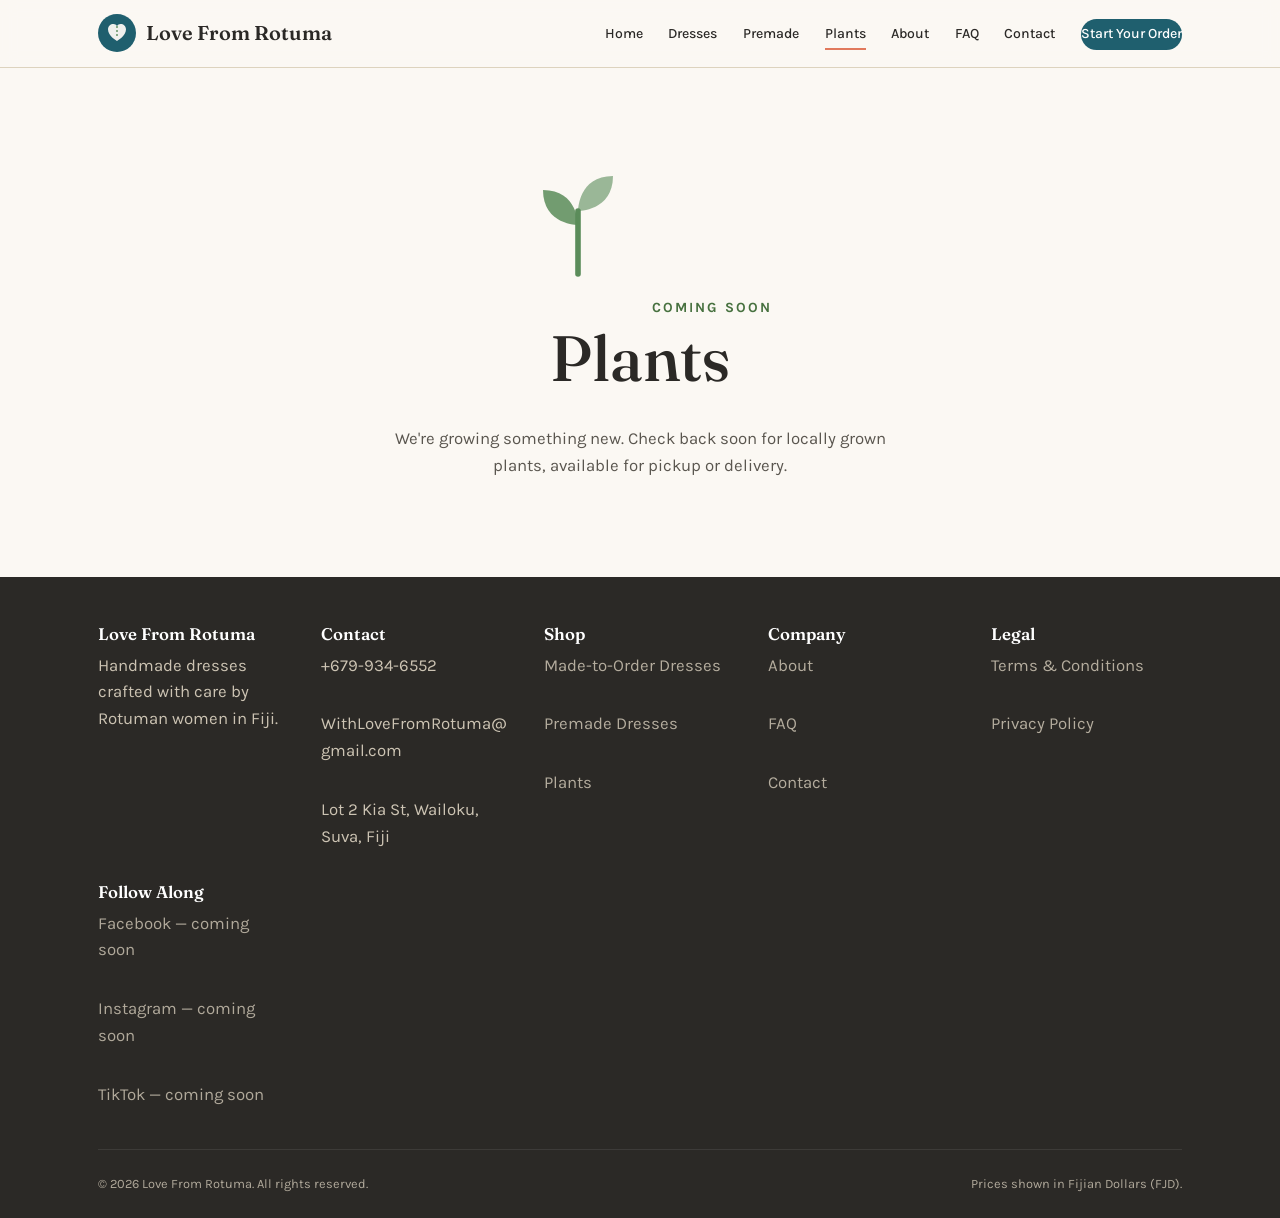
<file: plants.html>
<!DOCTYPE html>
<html lang="en">
<head>
<meta charset="UTF-8">
<meta name="viewport" content="width=device-width, initial-scale=1.0">
<title>Plants | Love From Rotuma</title>
<link rel="stylesheet" href="css/style.css">
<link rel="stylesheet" href="css/responsive.css">
</head>
<body>

<header class="site-header">
  <div class="container">
    <a class="brand" href="index.html"><img src="images/logo/logo.svg" alt="Love From Rotuma logo">Love From Rotuma</a>
    <button class="nav-toggle" aria-label="Toggle menu" aria-expanded="false"><span></span><span></span><span></span></button>
    <nav class="main-nav">
      <ul>
        <li><a href="index.html">Home</a></li>
        <li><a href="dresses.html">Dresses</a></li>
        <li><a href="premade.html">Premade</a></li>
        <li><a href="plants.html">Plants</a></li>
        <li><a href="about.html">About</a></li>
        <li><a href="faq.html">FAQ</a></li>
        <li><a href="contact.html">Contact</a></li>
        <li><a class="nav-cta" href="order.html">Start Your Order</a></li>
      </ul>
    </nav>
  </div>
</header>

<main>
  <section class="section coming-soon">
    <div class="container">
      <svg viewBox="0 0 100 100" fill="none" xmlns="http://www.w3.org/2000/svg">
        <path d="M50 90V45" stroke="currentColor" stroke-width="4" stroke-linecap="round"/>
        <path d="M50 55C50 55 25 55 25 30C50 30 50 55 50 55Z" fill="currentColor" opacity="0.85"/>
        <path d="M50 45C50 45 75 45 75 20C50 20 50 45 50 45Z" fill="currentColor" opacity="0.6"/>
      </svg>
      <span class="eyebrow">Coming Soon</span>
      <h1>Plants</h1>
      <p style="max-width:50ch; margin-inline:auto; color:var(--color-charcoal-soft);">
        We're growing something new. Check back soon for locally grown plants, available for pickup or delivery.
      </p>
    </div>
  </section>
</main>

<footer class="site-footer" id="site-footer-placeholder"></footer>
<script src="js/app.js"></script>
<script src="js/include-footer.js"></script>
</body>
</html>
</file>
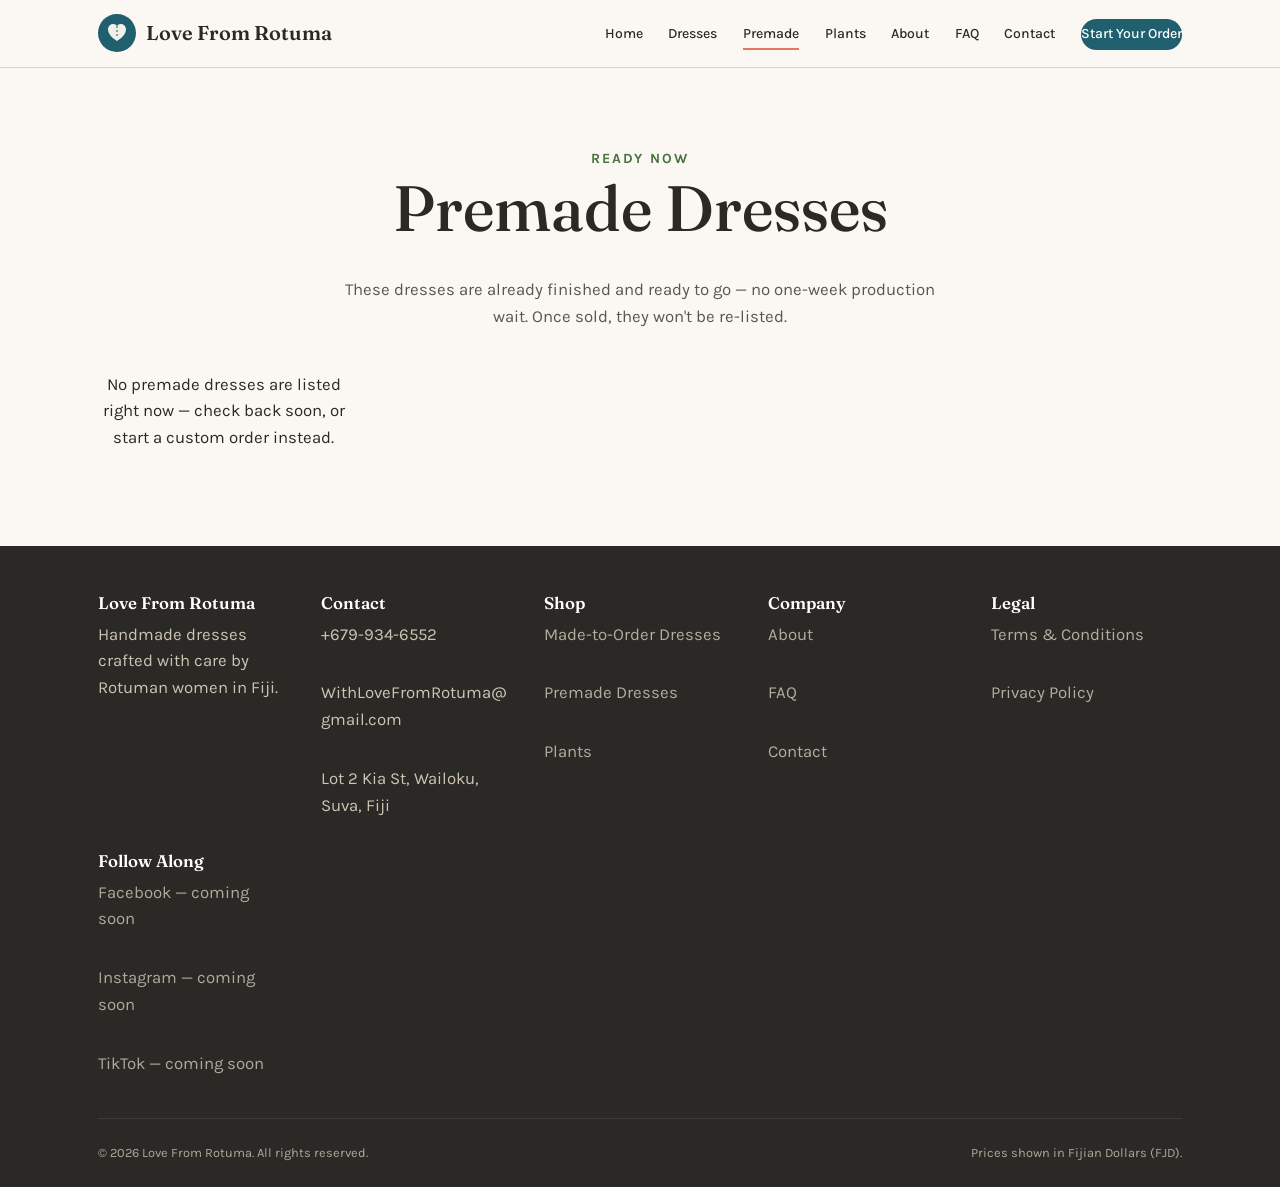
<file: premade.html>
<!DOCTYPE html>
<html lang="en">
<head>
<meta charset="UTF-8">
<meta name="viewport" content="width=device-width, initial-scale=1.0">
<title>Premade Dresses | Love From Rotuma</title>
<meta name="description" content="Ready-made dresses available immediately — no production wait.">
<link rel="stylesheet" href="css/style.css">
<link rel="stylesheet" href="css/responsive.css">
</head>
<body>

<header class="site-header">
  <div class="container">
    <a class="brand" href="index.html"><img src="images/logo/logo.svg" alt="Love From Rotuma logo">Love From Rotuma</a>
    <button class="nav-toggle" aria-label="Toggle menu" aria-expanded="false"><span></span><span></span><span></span></button>
    <nav class="main-nav">
      <ul>
        <li><a href="index.html">Home</a></li>
        <li><a href="dresses.html">Dresses</a></li>
        <li><a href="premade.html">Premade</a></li>
        <li><a href="plants.html">Plants</a></li>
        <li><a href="about.html">About</a></li>
        <li><a href="faq.html">FAQ</a></li>
        <li><a href="contact.html">Contact</a></li>
        <li><a class="nav-cta" href="order.html">Start Your Order</a></li>
      </ul>
    </nav>
  </div>
</header>

<main>
  <section class="section" style="padding-bottom:1.5rem;">
    <div class="container center">
      <span class="eyebrow">Ready Now</span>
      <h1>Premade Dresses</h1>
      <p class="lead" style="max-width:60ch; margin-inline:auto; color:var(--color-charcoal-soft);">
        These dresses are already finished and ready to go — no one-week production wait. Once sold, they won't be re-listed.
      </p>
    </div>
  </section>

  <section class="section" style="padding-top:0;">
    <div class="container">
      <div class="card-grid" id="premade-grid">
        <p class="center">Loading premade dresses…</p>
      </div>
    </div>
  </section>
</main>

<footer class="site-footer" id="site-footer-placeholder"></footer>
<script src="js/app.js"></script>
<script src="js/include-footer.js"></script>
</body>
</html>
</file>
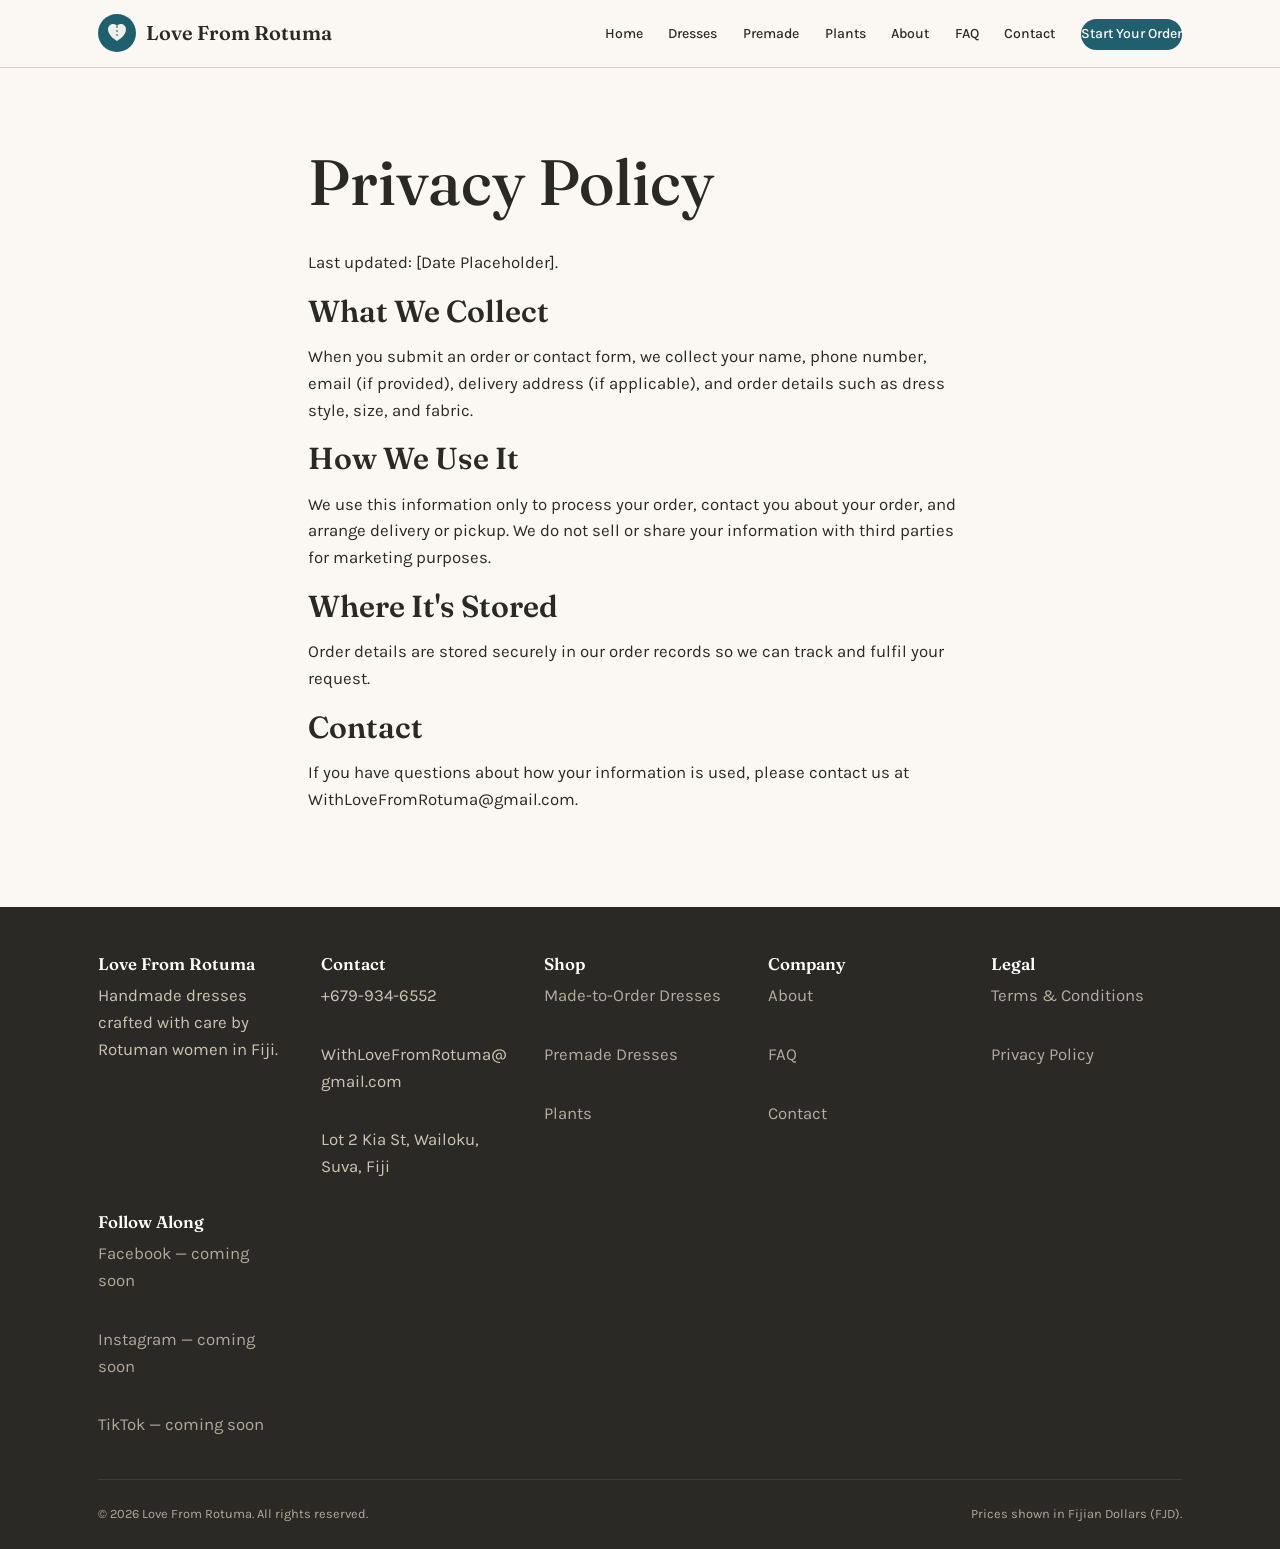
<file: privacy.html>
<!DOCTYPE html>
<html lang="en">
<head>
<meta charset="UTF-8">
<meta name="viewport" content="width=device-width, initial-scale=1.0">
<title>Privacy Policy | Love From Rotuma</title>
<link rel="stylesheet" href="css/style.css">
<link rel="stylesheet" href="css/responsive.css">
</head>
<body>

<header class="site-header">
  <div class="container">
    <a class="brand" href="index.html"><img src="images/logo/logo.svg" alt="Love From Rotuma logo">Love From Rotuma</a>
    <button class="nav-toggle" aria-label="Toggle menu" aria-expanded="false"><span></span><span></span><span></span></button>
    <nav class="main-nav">
      <ul>
        <li><a href="index.html">Home</a></li>
        <li><a href="dresses.html">Dresses</a></li>
        <li><a href="premade.html">Premade</a></li>
        <li><a href="plants.html">Plants</a></li>
        <li><a href="about.html">About</a></li>
        <li><a href="faq.html">FAQ</a></li>
        <li><a href="contact.html">Contact</a></li>
        <li><a class="nav-cta" href="order.html">Start Your Order</a></li>
      </ul>
    </nav>
  </div>
</header>

<main>
  <section class="section" style="max-width:760px; margin-inline:auto;">
    <div class="container">
      <h1>Privacy Policy</h1>
      <p class="hint">Last updated: [Date Placeholder].</p>

      <h3>What We Collect</h3>
      <p>When you submit an order or contact form, we collect your name, phone number, email (if provided), delivery address (if applicable), and order details such as dress style, size, and fabric.</p>

      <h3>How We Use It</h3>
      <p>We use this information only to process your order, contact you about your order, and arrange delivery or pickup. We do not sell or share your information with third parties for marketing purposes.</p>

      <h3>Where It's Stored</h3>
      <p>Order details are stored securely in our order records so we can track and fulfil your request.</p>

      <h3>Contact</h3>
      <p>If you have questions about how your information is used, please contact us at WithLoveFromRotuma@gmail.com.</p>
    </div>
  </section>
</main>

<footer class="site-footer" id="site-footer-placeholder"></footer>
<script src="js/app.js"></script>
<script src="js/include-footer.js"></script>
</body>
</html>
</file>
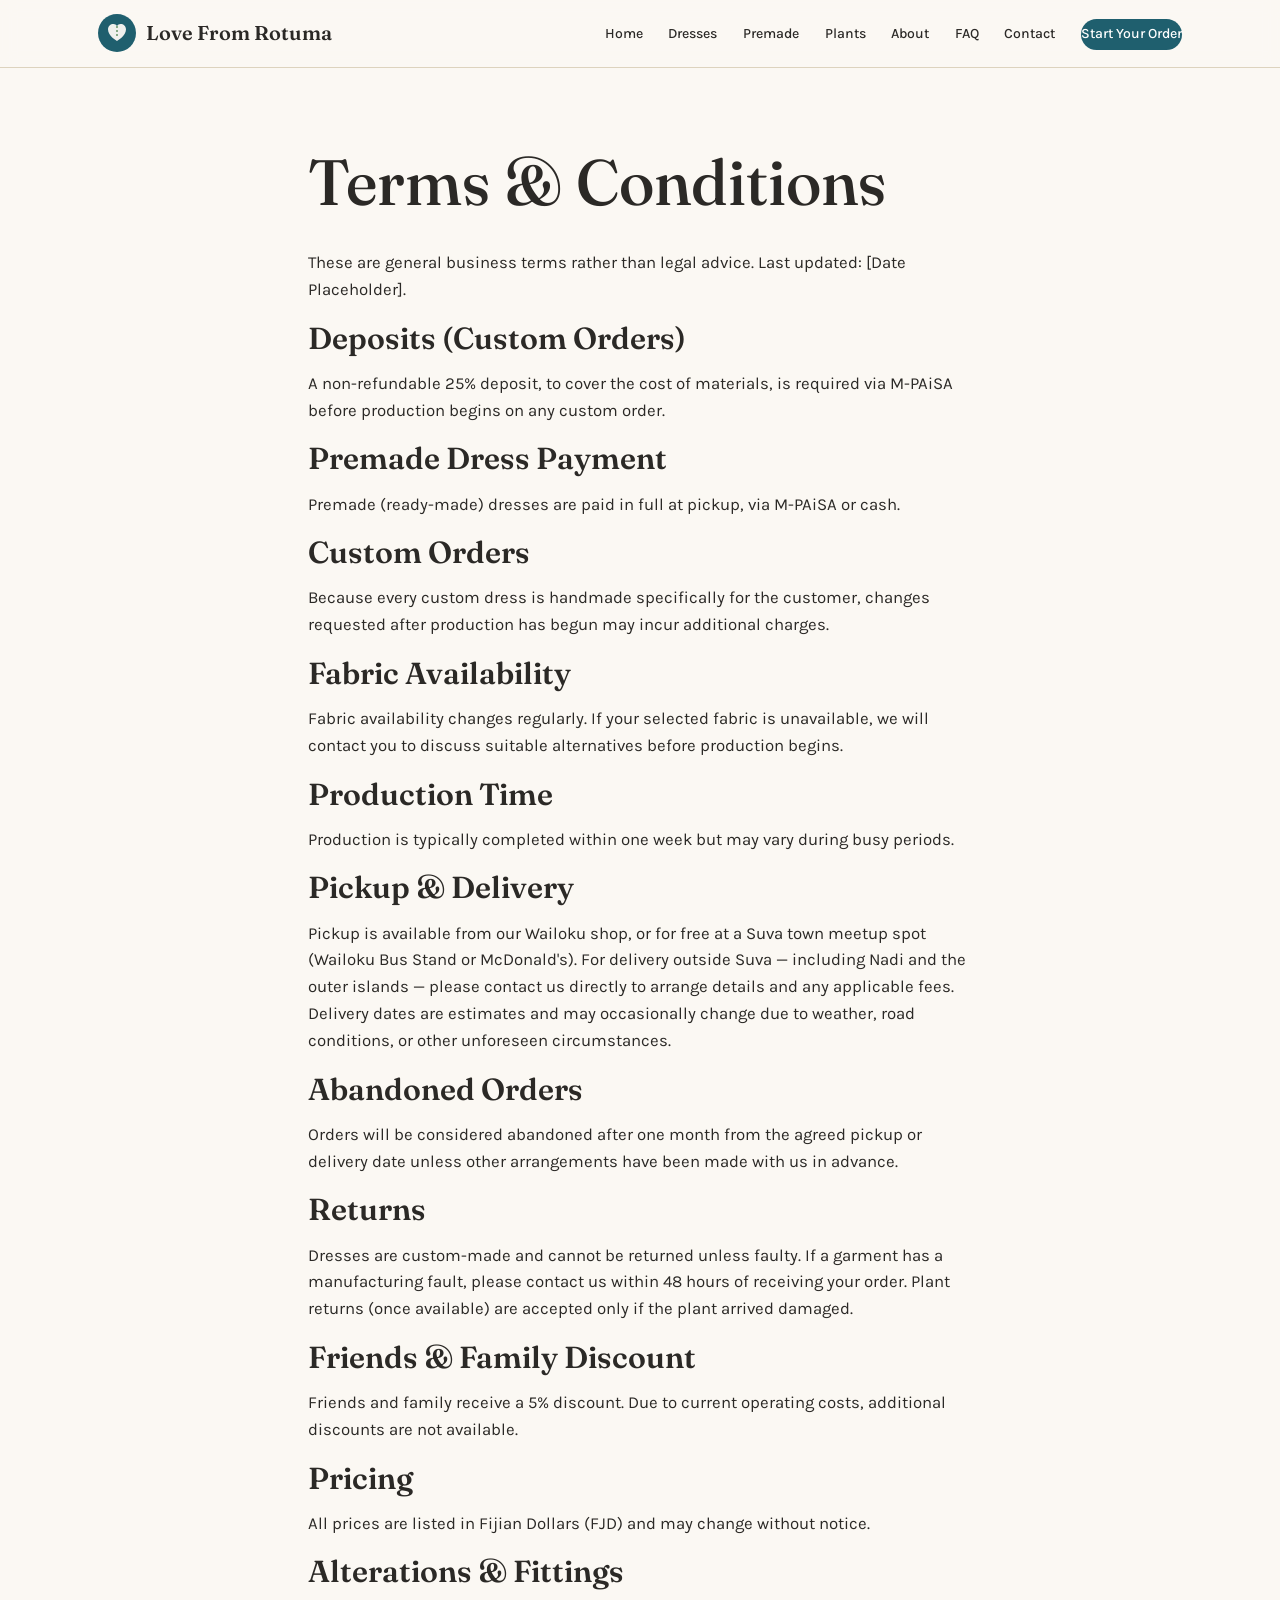
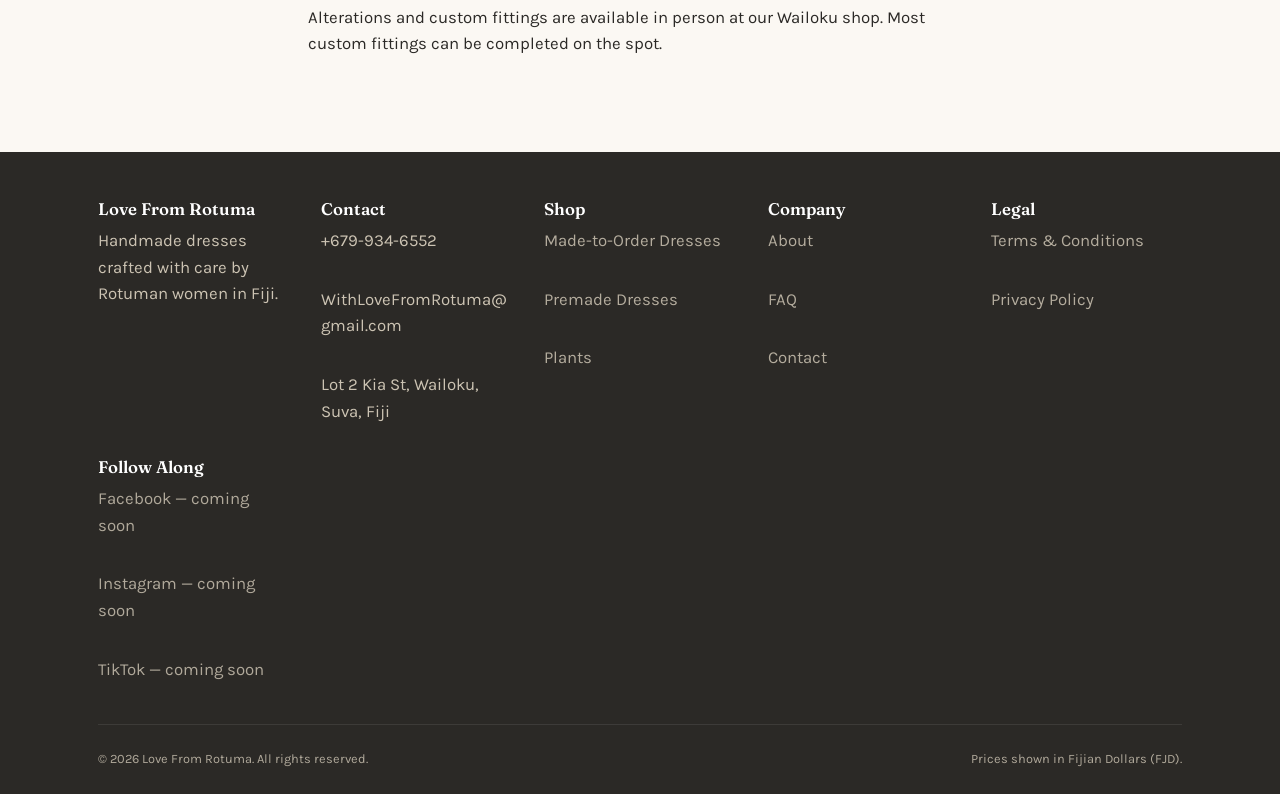
<file: terms.html>
<!DOCTYPE html>
<html lang="en">
<head>
<meta charset="UTF-8">
<meta name="viewport" content="width=device-width, initial-scale=1.0">
<title>Terms &amp; Conditions | Love From Rotuma</title>
<link rel="stylesheet" href="css/style.css">
<link rel="stylesheet" href="css/responsive.css">
</head>
<body>

<header class="site-header">
  <div class="container">
    <a class="brand" href="index.html"><img src="images/logo/logo.svg" alt="Love From Rotuma logo">Love From Rotuma</a>
    <button class="nav-toggle" aria-label="Toggle menu" aria-expanded="false"><span></span><span></span><span></span></button>
    <nav class="main-nav">
      <ul>
        <li><a href="index.html">Home</a></li>
        <li><a href="dresses.html">Dresses</a></li>
        <li><a href="premade.html">Premade</a></li>
        <li><a href="plants.html">Plants</a></li>
        <li><a href="about.html">About</a></li>
        <li><a href="faq.html">FAQ</a></li>
        <li><a href="contact.html">Contact</a></li>
        <li><a class="nav-cta" href="order.html">Start Your Order</a></li>
      </ul>
    </nav>
  </div>
</header>

<main>
  <section class="section" style="max-width:760px; margin-inline:auto;">
    <div class="container">
      <h1>Terms &amp; Conditions</h1>
      <p class="hint">These are general business terms rather than legal advice. Last updated: [Date Placeholder].</p>

      <h3>Deposits (Custom Orders)</h3>
      <p>A non-refundable 25% deposit, to cover the cost of materials, is required via M-PAiSA before production begins on any custom order.</p>

      <h3>Premade Dress Payment</h3>
      <p>Premade (ready-made) dresses are paid in full at pickup, via M-PAiSA or cash.</p>

      <h3>Custom Orders</h3>
      <p>Because every custom dress is handmade specifically for the customer, changes requested after production has begun may incur additional charges.</p>

      <h3>Fabric Availability</h3>
      <p>Fabric availability changes regularly. If your selected fabric is unavailable, we will contact you to discuss suitable alternatives before production begins.</p>

      <h3>Production Time</h3>
      <p>Production is typically completed within one week but may vary during busy periods.</p>

      <h3>Pickup &amp; Delivery</h3>
      <p>Pickup is available from our Wailoku shop, or for free at a Suva town meetup spot (Wailoku Bus Stand or McDonald's). For delivery outside Suva — including Nadi and the outer islands — please contact us directly to arrange details and any applicable fees. Delivery dates are estimates and may occasionally change due to weather, road conditions, or other unforeseen circumstances.</p>

      <h3>Abandoned Orders</h3>
      <p>Orders will be considered abandoned after one month from the agreed pickup or delivery date unless other arrangements have been made with us in advance.</p>

      <h3>Returns</h3>
      <p>Dresses are custom-made and cannot be returned unless faulty. If a garment has a manufacturing fault, please contact us within 48 hours of receiving your order. Plant returns (once available) are accepted only if the plant arrived damaged.</p>

      <h3>Friends &amp; Family Discount</h3>
      <p>Friends and family receive a 5% discount. Due to current operating costs, additional discounts are not available.</p>

      <h3>Pricing</h3>
      <p>All prices are listed in Fijian Dollars (FJD) and may change without notice.</p>

      <h3>Alterations &amp; Fittings</h3>
      <p>Alterations and custom fittings are available in person at our Wailoku shop. Most custom fittings can be completed on the spot.</p>
    </div>
  </section>
</main>

<footer class="site-footer" id="site-footer-placeholder"></footer>
<script src="js/app.js"></script>
<script src="js/include-footer.js"></script>
</body>
</html>
</file>
<file: css/style.css>
/* =========================================================
   LOVE FROM ROTUMA — Design Tokens & Core Styles
   Style direction: Modern boutique, Pacific influence (Option C)
   ========================================================= */

@import url('https://fonts.googleapis.com/css2?family=Fraunces:opsz,wght@9..144,400;9..144,500;9..144,600;9..144,700&family=Karla:wght@400;500;700&display=swap');

:root {
  /* ---- Color tokens ---- */
  --color-ocean:        #1F5F6E; /* Ocean Blue — primary */
  --color-ocean-deep:   #164852; /* hover/darker */
  --color-leaf:         #5B8C5A; /* Leaf Green — secondary */
  --color-leaf-deep:    #47713F;
  --color-sand:         #E9DFCC; /* Soft Sand — section backgrounds */
  --color-warm-white:   #FBF8F3; /* Warm White — page background */
  --color-coral:        #E1795C; /* Soft Coral — accent, used sparingly */
  --color-charcoal:     #2B2926; /* text */
  --color-charcoal-soft:#5A564F; /* secondary text */
  --color-line:         #DDD3BE; /* hairline borders */
  --color-white:        #FFFFFF;

  /* ---- Type tokens ---- */
  --font-display: 'Fraunces', Georgia, serif;
  --font-body: 'Karla', -apple-system, Segoe UI, sans-serif;

  --step--1: clamp(0.83rem, 0.8rem + 0.1vw, 0.9rem);
  --step-0:  clamp(1rem, 0.95rem + 0.2vw, 1.05rem);
  --step-1:  clamp(1.2rem, 1.1rem + 0.4vw, 1.35rem);
  --step-2:  clamp(1.5rem, 1.3rem + 0.8vw, 1.9rem);
  --step-3:  clamp(2rem, 1.6rem + 1.6vw, 2.9rem);
  --step-4:  clamp(2.6rem, 2rem + 2.6vw, 4rem);

  /* ---- Layout tokens ---- */
  --radius-sm: 6px;
  --radius-md: 14px;
  --radius-lg: 28px;
  --shadow-soft: 0 12px 30px -12px rgba(31, 95, 110, 0.25);
  --shadow-card: 0 6px 18px -8px rgba(43, 41, 38, 0.18);
  --max-width: 1180px;
  --gutter: clamp(1.25rem, 4vw, 3rem);
}

/* ---- Reset ---- */
*, *::before, *::after { box-sizing: border-box; }
html { scroll-behavior: smooth; }
body {
  margin: 0;
  font-family: var(--font-body);
  font-size: var(--step-0);
  color: var(--color-charcoal);
  background: var(--color-warm-white);
  line-height: 1.6;
  -webkit-font-smoothing: antialiased;
}
img { max-width: 100%; display: block; }
a { color: inherit; text-decoration: none; }
ul { list-style: none; margin: 0; padding: 0; }
button { font-family: inherit; cursor: pointer; }

h1, h2, h3, h4 {
  font-family: var(--font-display);
  font-weight: 600;
  line-height: 1.15;
  margin: 0 0 0.5em;
  color: var(--color-charcoal);
}
h1 { font-size: var(--step-4); font-weight: 500; }
h2 { font-size: var(--step-3); }
h3 { font-size: var(--step-2); }
p  { margin: 0 0 1em; }
.eyebrow {
  font-family: var(--font-body);
  font-size: var(--step--1);
  letter-spacing: 0.14em;
  text-transform: uppercase;
  color: var(--color-leaf-deep);
  font-weight: 700;
}

/* ---- Layout helpers ---- */
.container {
  max-width: var(--max-width);
  margin: 0 auto;
  padding: 0 var(--gutter);
}
.section { padding: clamp(3rem, 6vw, 6rem) 0; }
.section--sand { background: var(--color-sand); }
.center { text-align: center; }
.stack-lg > * + * { margin-top: 2rem; }

/* ---- Header / Nav ---- */
.site-header {
  position: sticky; top: 0; z-index: 50;
  background: rgba(251, 248, 243, 0.92);
  backdrop-filter: blur(8px);
  border-bottom: 1px solid var(--color-line);
}
.site-header .container {
  display: flex; align-items: center; justify-content: space-between;
  padding-top: 0.9rem; padding-bottom: 0.9rem;
}
.brand {
  display: flex; align-items: center; gap: 0.6rem;
  font-family: var(--font-display); font-size: 1.25rem; font-weight: 600;
}
.brand img { height: 38px; width: auto; }
.main-nav ul { display: flex; gap: 1.6rem; align-items: center; }
.main-nav a {
  font-size: var(--step--1); font-weight: 500;
  padding: 0.4rem 0; border-bottom: 2px solid transparent;
  transition: border-color 0.2s ease, color 0.2s ease;
}
.main-nav a:hover, .main-nav a.active { border-color: var(--color-coral); }
.nav-cta {
  background: var(--color-ocean); color: var(--color-white);
  padding: 0.75rem 2.4rem; border-radius: 999px; font-weight: 700; white-space: nowrap;
}
.nav-cta:hover { background: var(--color-ocean-deep); }
.nav-toggle { display: none; }

/* ---- Buttons ---- */
.btn {
  display: inline-flex; align-items: center; justify-content: center;
  gap: 0.5rem; padding: 0.85rem 1.7rem; border-radius: 999px;
  font-weight: 700; font-size: var(--step--1);
  border: 2px solid transparent; transition: transform 0.15s ease, background 0.2s ease;
}
.btn:hover { transform: translateY(-1px); }
.btn-primary { background: var(--color-ocean); color: var(--color-white); }
.btn-primary:hover { background: var(--color-ocean-deep); }
.btn-secondary { background: transparent; color: var(--color-ocean); border-color: var(--color-ocean); }
.btn-secondary:hover { background: var(--color-ocean); color: var(--color-white); }
.btn-coral { background: var(--color-coral); color: var(--color-white); }

/* ---- Hero ---- */
.hero {
  position: relative;
  padding: clamp(3.5rem, 9vw, 7rem) 0 clamp(2.5rem, 5vw, 4rem);
  overflow: hidden;
}
.hero .container { display: grid; gap: clamp(2rem, 5vw, 4rem); grid-template-columns: 1.1fr 1fr; align-items: center; }
.hero-copy .eyebrow { display: block; margin-bottom: 0.8rem; }
.hero-copy p.lead { font-size: var(--step-1); color: var(--color-charcoal-soft); max-width: 34ch; }
.hero-actions { display: flex; gap: 1rem; flex-wrap: wrap; margin-top: 1.6rem; }
.hero-image {
  border-radius: var(--radius-lg); overflow: hidden; aspect-ratio: 4/5;
  box-shadow: var(--shadow-soft); background: var(--color-sand);
}
.hero-image img { width: 100%; height: 100%; object-fit: cover; }

/* ---- Woven divider (signature element) ---- */
.divider-weave {
  display: block; width: 100%; height: 34px;
  color: var(--color-ocean);
}

/* ---- Cards ---- */
.card-grid {
  display: grid; gap: 1.6rem;
  grid-template-columns: repeat(auto-fill, minmax(250px, 1fr));
}
.card {
  background: var(--color-white); border-radius: var(--radius-md);
  overflow: hidden; box-shadow: var(--shadow-card);
  display: flex; flex-direction: column;
  transition: transform 0.2s ease;
}
.card:hover { transform: translateY(-4px); }
.card-media { aspect-ratio: 4/5; background: var(--color-sand); overflow: hidden; }
.card-media img { width: 100%; height: 100%; object-fit: contain; padding: 0.6rem; }
.card-body { padding: 1.1rem 1.2rem 1.4rem; display: flex; flex-direction: column; gap: 0.5rem; flex: 1; }
.card-body h3 { font-size: var(--step-1); margin-bottom: 0.1rem; }
.price { color: var(--color-ocean); font-weight: 700; }
.price small { color: var(--color-charcoal-soft); font-weight: 500; }
.tag {
  display: inline-block; font-size: 0.75rem; font-weight: 700;
  padding: 0.2rem 0.6rem; border-radius: 999px; letter-spacing: 0.03em;
}
.tag--available { background: #E4EFE0; color: var(--color-leaf-deep); }
.tag--sold { background: #F1E3DD; color: var(--color-coral); }
.tag--coming-soon { background: var(--color-sand); color: var(--color-charcoal-soft); display: inline-block; }
.feature-list { margin: 0.3rem 0 0.6rem; font-size: var(--step--1); color: var(--color-charcoal-soft); }
.feature-list li::before { content: "✓ "; color: var(--color-leaf); font-weight: 700; }

/* ---- Timeline (Order Process) ---- */
.timeline { display: grid; gap: 2rem; grid-template-columns: repeat(4, 1fr); }
.timeline-step { text-align: center; }
.timeline-num {
  width: 52px; height: 52px; border-radius: 50%; margin: 0 auto 0.9rem;
  background: var(--color-ocean); color: var(--color-white);
  display: flex; align-items: center; justify-content: center;
  font-family: var(--font-display); font-size: 1.3rem; font-weight: 600;
}

/* ---- Forms ---- */
.form-card {
  background: var(--color-white); border-radius: var(--radius-lg);
  padding: clamp(1.5rem, 4vw, 2.5rem); box-shadow: var(--shadow-card);
}
.form-group { margin-bottom: 1.3rem; }
.form-group label { display: block; font-weight: 700; font-size: var(--step--1); margin-bottom: 0.4rem; }
.form-group .hint { font-size: 0.8rem; color: var(--color-charcoal-soft); margin-top: 0.3rem; }
input, select, textarea {
  width: 100%; padding: 0.75rem 0.9rem; font-family: inherit; font-size: 1rem;
  border: 1.5px solid var(--color-line); border-radius: var(--radius-sm);
  background: var(--color-warm-white); color: var(--color-charcoal);
}
input:focus, select:focus, textarea:focus {
  outline: 3px solid rgba(31,95,110,0.25); border-color: var(--color-ocean);
}
fieldset { border: 1.5px solid var(--color-line); border-radius: var(--radius-md); padding: 1.1rem 1.2rem; margin: 0 0 1.3rem; }
legend { font-weight: 700; padding: 0 0.4rem; font-family: var(--font-display); }
.radio-row { display: flex; gap: 1.5rem; flex-wrap: wrap; }
.radio-row label { display: flex; align-items: center; gap: 0.5rem; font-weight: 500; }
.radio-row input { width: auto; }
.notice-box {
  background: var(--color-sand); border-left: 4px solid var(--color-coral);
  padding: 1rem 1.2rem; border-radius: var(--radius-sm); font-size: var(--step--1);
}
#confirmation-panel {
  display: none; background: #EAF3E9; border: 1.5px solid var(--color-leaf);
  border-radius: var(--radius-lg); padding: 2rem; margin-top: 1.5rem;
}
#confirmation-panel.show { display: block; }
.error-text { color: var(--color-coral); font-size: 0.85rem; margin-top: 0.3rem; display: none; }
.field-error input, .field-error select { border-color: var(--color-coral); }
.field-error .error-text { display: block; }

/* ---- FAQ accordion ---- */
.faq-item { border-bottom: 1px solid var(--color-line); }
.faq-question {
  width: 100%; text-align: left; background: none; border: none;
  padding: 1.2rem 0; font-family: var(--font-display); font-size: var(--step-1);
  display: flex; justify-content: space-between; align-items: center; gap: 1rem;
}
.faq-answer { display: none; padding-bottom: 1.2rem; color: var(--color-charcoal-soft); max-width: 65ch; }
.faq-item.open .faq-answer { display: block; }
.faq-icon { transition: transform 0.2s ease; flex-shrink: 0; }
.faq-item.open .faq-icon { transform: rotate(45deg); }

/* ---- Footer ---- */
.site-footer { background: var(--color-charcoal); color: var(--color-sand); padding: 3rem 0 1.5rem; }
.footer-grid { display: grid; gap: 2rem; grid-template-columns: repeat(auto-fit, minmax(180px, 1fr)); }
.footer-grid h4 { color: var(--color-white); }
.footer-grid a, .footer-grid li { color: var(--color-sand); opacity: 0.85; overflow-wrap: break-word; word-break: break-word; }
.footer-grid a:hover { opacity: 1; text-decoration: underline; }
.footer-bottom {
  margin-top: 2.5rem; padding-top: 1.5rem; border-top: 1px solid rgba(255,255,255,0.12);
  font-size: 0.8rem; opacity: 0.7; display: flex; justify-content: space-between; flex-wrap: wrap; gap: 0.5rem;
}

/* ---- Visual option picker (style/length/sleeve mix-and-match) ---- */
.option-picker { display: flex; flex-wrap: wrap; gap: 0.7rem; }
.option-card {
  width: 92px; cursor: pointer; text-align: center; border: 2px solid transparent;
  border-radius: var(--radius-sm); padding: 0.3rem; transition: border-color 0.15s ease, transform 0.15s ease;
}
.option-card:hover { transform: translateY(-2px); }
.option-card img {
  width: 100%; aspect-ratio: 3/4; object-fit: contain; border-radius: var(--radius-sm);
  background: var(--color-sand); border: 1px solid var(--color-line); padding: 0.3rem;
  box-sizing: border-box;
}
.option-card span { display: block; font-size: 0.72rem; margin-top: 0.3rem; color: var(--color-charcoal-soft); }
.option-card.selected { border-color: var(--color-ocean); }
.option-card.selected img { border-color: var(--color-ocean); }
.option-card.selected span { color: var(--color-ocean); font-weight: 700; }
.field-error .option-picker { outline: 2px solid var(--color-coral); border-radius: var(--radius-sm); padding: 0.4rem; }

/* ---- Dress items (multi-dress order) ---- */
.dress-item-card {
  border: 1.5px solid var(--color-line); border-radius: var(--radius-md);
  padding: 1.3rem 1.3rem 0.6rem; margin-bottom: 1.3rem; position: relative;
  background: var(--color-warm-white);
}
.dress-item-card-header {
  display: flex; justify-content: space-between; align-items: center; margin-bottom: 0.6rem;
}
.dress-item-card-header h4 { margin: 0; font-size: var(--step-0); }
.remove-dress-btn {
  background: none; border: none; color: var(--color-coral); font-weight: 700;
  font-size: 0.85rem; padding: 0.3rem 0.5rem;
}
.remove-dress-btn:hover { text-decoration: underline; }

/* ---- Upsell modal ---- */
.modal-overlay {
  position: fixed; inset: 0; background: rgba(43,41,38,0.55);
  display: flex; align-items: center; justify-content: center; z-index: 100; padding: 1.5rem;
}
.modal-box {
  background: var(--color-white); border-radius: var(--radius-lg); padding: 2rem;
  max-width: 420px; width: 100%; box-shadow: var(--shadow-soft); text-align: center;
}
.modal-box h3 { margin-bottom: 0.6rem; }
.modal-actions { display: flex; gap: 1rem; margin-top: 1.5rem; }
.modal-actions .btn { flex: 1; }

/* ---- Dress photo gallery / lightbox ---- */
.gallery-box {
  background: var(--color-white); border-radius: var(--radius-lg); padding: 1.6rem;
  max-width: 480px; width: 100%; box-shadow: var(--shadow-soft); position: relative;
  max-height: 90vh; overflow-y: auto;
}
.gallery-box h3 { text-align: center; margin-bottom: 1rem; }
.gallery-close {
  position: absolute; top: 0.8rem; right: 1rem; background: none; border: none;
  font-size: 1.8rem; line-height: 1; color: var(--color-charcoal-soft);
}
.gallery-image-wrap {
  position: relative; aspect-ratio: 4/5; border-radius: var(--radius-md); overflow: hidden;
  background: var(--color-sand);
}
.gallery-image { width: 100%; height: 100%; object-fit: contain; padding: 0.8rem; box-sizing: border-box; }
.gallery-arrow {
  position: absolute; top: 50%; transform: translateY(-50%); background: rgba(255,255,255,0.85);
  border: none; width: 40px; height: 40px; border-radius: 50%; font-size: 1.5rem;
  color: var(--color-charcoal); display: flex; align-items: center; justify-content: center;
}
.gallery-prev { left: 0.7rem; }
.gallery-next { right: 0.7rem; }
.gallery-counter { text-align: center; margin-top: 0.7rem; font-size: 0.85rem; color: var(--color-charcoal-soft); }

.coming-soon { text-align: center; padding: 5rem 0; }
.coming-soon svg { width: 140px; margin: 0 auto 1.5rem; color: var(--color-leaf); }
</file>
<file: css/responsive.css>
/* =========================================================
   Responsive adjustments — mobile first overrides
   ========================================================= */

@media (max-width: 900px) {
  .hero .container { grid-template-columns: 1fr; }
  .hero-image { order: -1; aspect-ratio: 4/5; }
  /* Top hero banner photo specifically: show it at its natural proportions
     instead of forcing a crop shape, since the source photo doesn't match
     any fixed ratio well and was getting cropped too tight either way. */
  .hero .hero-image { aspect-ratio: auto; background: none; }
  .hero .hero-image img { width: 100%; height: auto; object-fit: contain; }
  .timeline { grid-template-columns: repeat(2, 1fr); }
}

@media (max-width: 720px) {
  .main-nav {
    position: fixed; inset: 0; background: var(--color-warm-white);
    padding: 6.5rem var(--gutter) 2.5rem; transform: translateY(-100%);
    transition: transform 0.25s ease; z-index: 40; overflow-y: auto;
  }
  .main-nav.open { transform: translateY(0); }
  .main-nav ul { flex-direction: column; align-items: stretch; gap: 0.3rem; }
  .main-nav a { display: block; padding: 1rem 0.2rem; width: 100%; font-size: 1.1rem; border-bottom: 1px solid var(--color-line); }
  .main-nav .nav-cta { text-align: center; margin-top: 1rem; }
  .nav-toggle {
    display: inline-flex; flex-direction: column; justify-content: center; gap: 5px;
    background: none; border: none; padding: 0.5rem; z-index: 41; position: relative;
    width: 44px; height: 44px;
  }
  .nav-toggle span {
    width: 24px; height: 2.5px; background: var(--color-charcoal); border-radius: 2px;
    transition: transform 0.2s ease, opacity 0.2s ease;
  }
  .nav-toggle[aria-expanded="true"] span:nth-child(1) { transform: translateY(7.5px) rotate(45deg); }
  .nav-toggle[aria-expanded="true"] span:nth-child(2) { opacity: 0; }
  .nav-toggle[aria-expanded="true"] span:nth-child(3) { transform: translateY(-7.5px) rotate(-45deg); }
  body.nav-open { overflow: hidden; }
  .footer-bottom { flex-direction: column; text-align: center; }
}

@media (max-width: 560px) {
  .timeline { grid-template-columns: 1fr; }
  .card-grid { grid-template-columns: 1fr 1fr; }
  .hero-actions { flex-direction: column; align-items: stretch; }
  .hero-actions .btn { width: 100%; }
}

@media (prefers-reduced-motion: reduce) {
  * { animation: none !important; transition: none !important; scroll-behavior: auto !important; }
}
</file>
